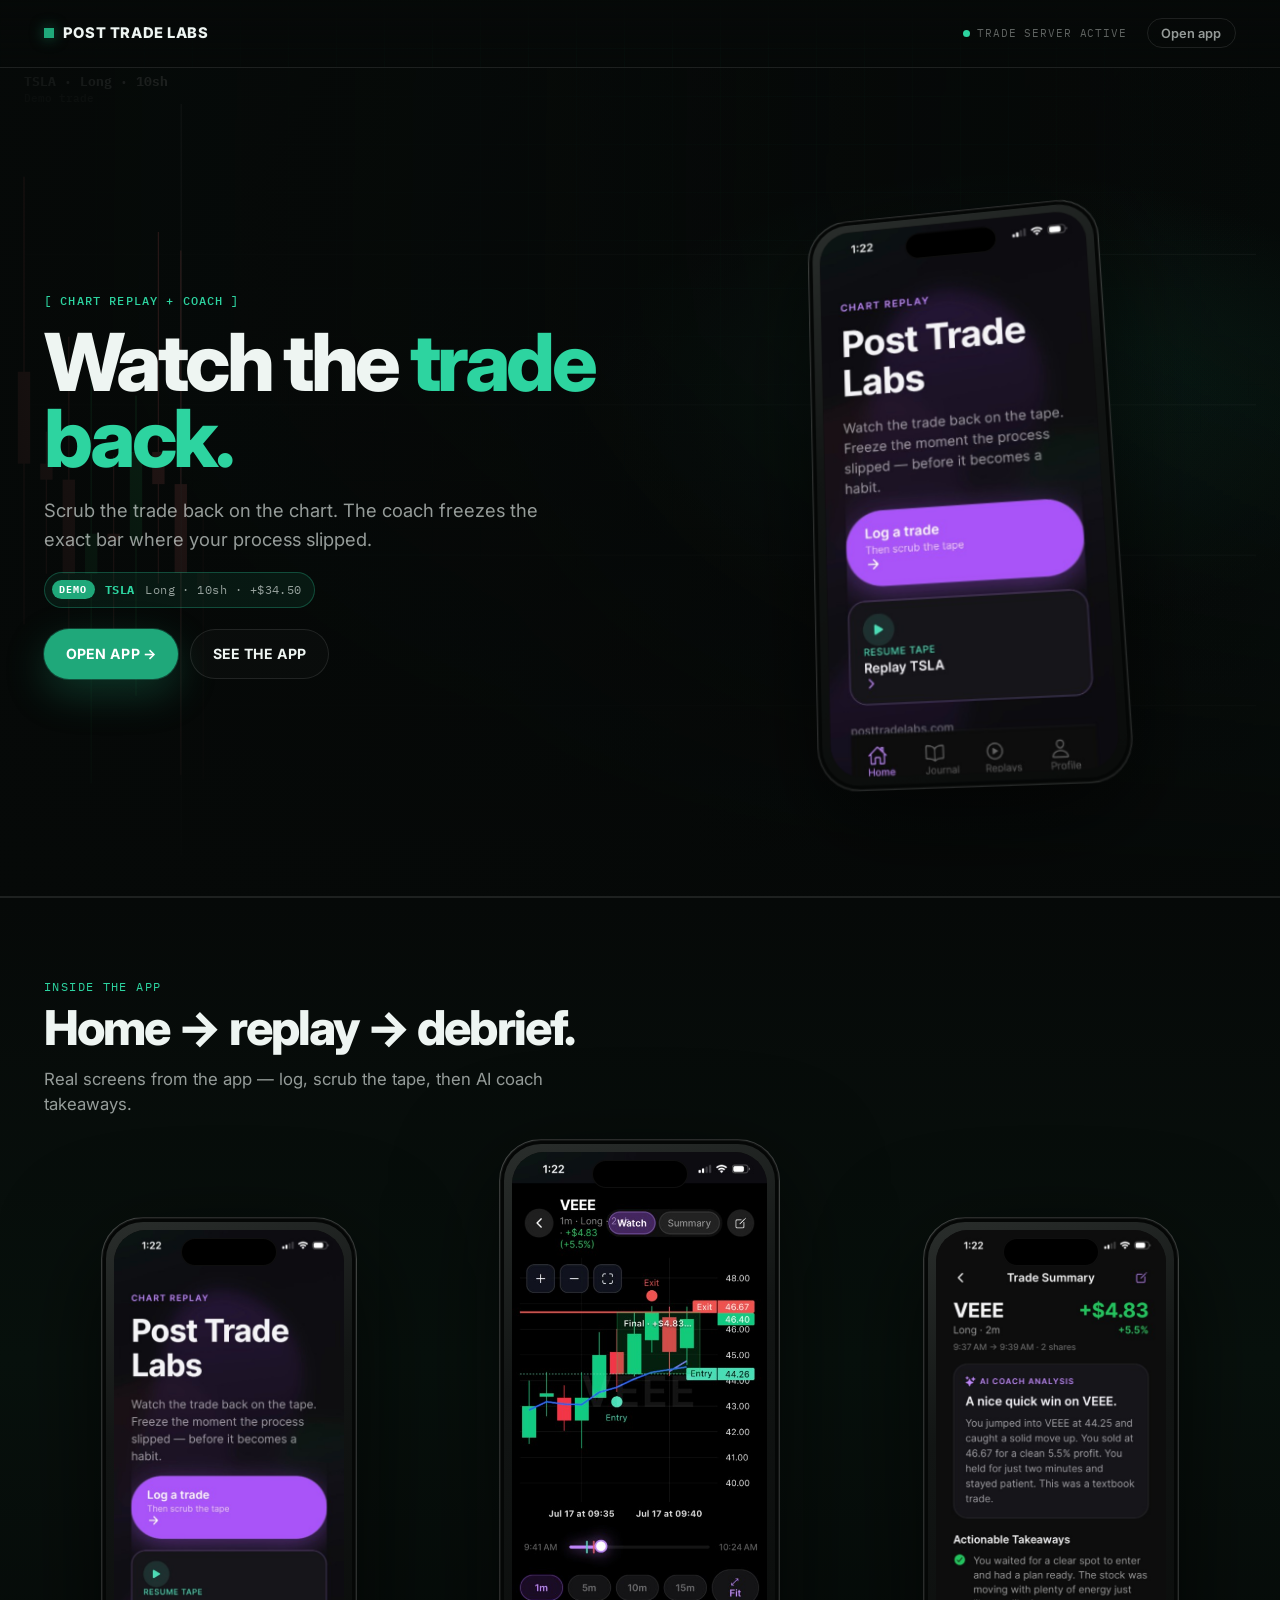
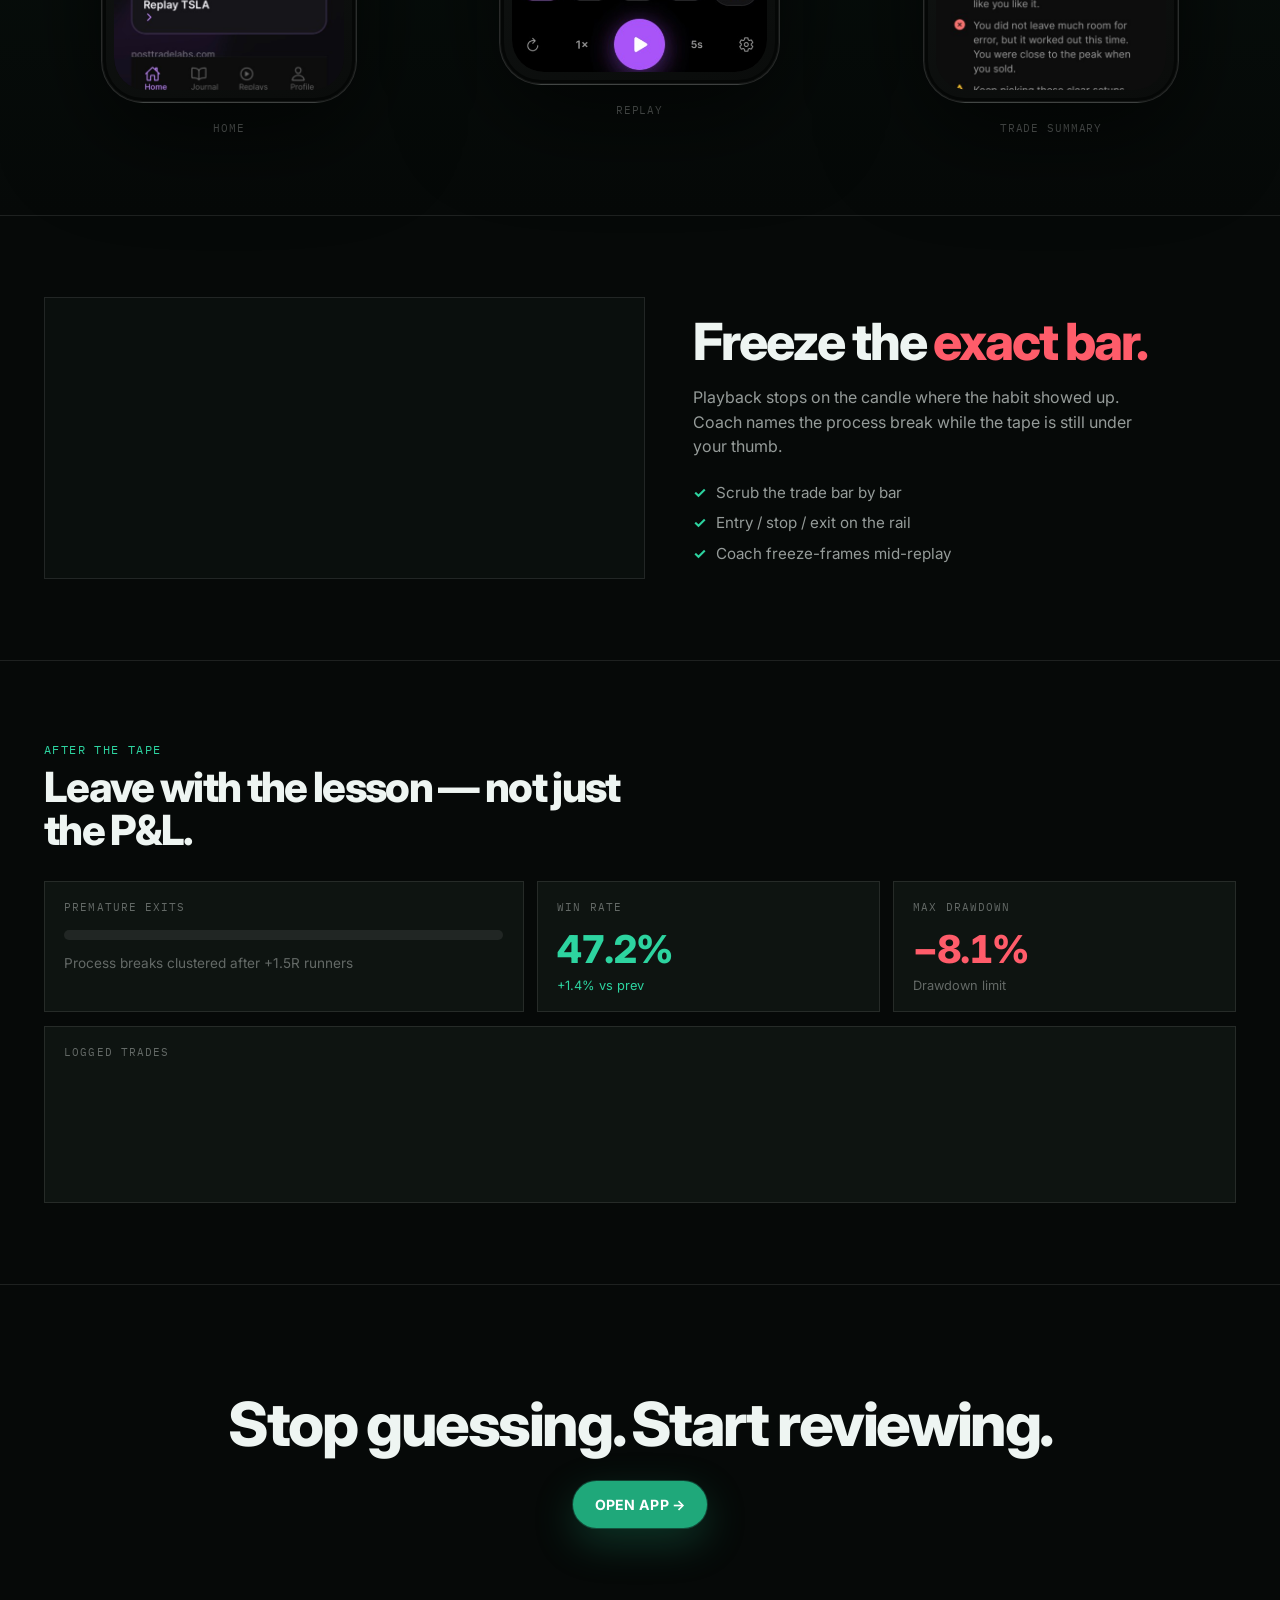
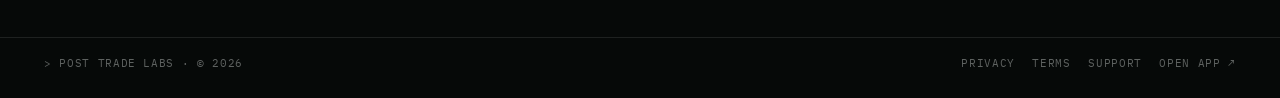
<file: index.html>
<!DOCTYPE html>
<html lang="en">
  <head>
    <meta charset="utf-8" />
    <meta name="viewport" content="width=device-width, initial-scale=1, viewport-fit=cover" />
    <title>Post Trade Labs — Watch the trade back</title>
    <meta
      name="description"
      content="Replay your trade on the chart. A coach freezes the moment your process slipped."
    />
    <meta property="og:title" content="Post Trade Labs" />
    <meta
      property="og:description"
      content="Watch the trade back. Catch what broke before it becomes a habit."
    />
    <meta property="og:url" content="https://www.posttradelabs.com/" />
    <link rel="canonical" href="https://www.posttradelabs.com/" />
    <link rel="preconnect" href="https://fonts.googleapis.com" />
    <link rel="preconnect" href="https://fonts.gstatic.com" crossorigin />
    <link
      href="https://fonts.googleapis.com/css2?family=IBM+Plex+Mono:wght@400;500;600&family=Inter:wght@400;500;600;700;800&display=swap"
      rel="stylesheet"
    />
    <meta http-equiv="Cache-Control" content="no-cache" />
    <link rel="stylesheet" href="site.css?v=202608062131" />
      <!-- build: 202608062131 -->
      <!-- build: 202607280016 -->
      <!-- build: 202607280100 -->
      <!-- build: 202607280103 -->
  </head>
  <body>
    <div class="grid-bg" aria-hidden="true"></div>

    <header class="nav">
      <a class="logo" href="/">
        <span class="logo-sq" aria-hidden="true"></span>
        Post Trade Labs
      </a>
      <div class="nav-right">
        <span class="status">
          <span class="status-dot" aria-hidden="true"></span>
          Trade server active
        </span>
        <a class="nav-link" href="/app/">Open app</a>
      </div>
    </header>

    <section class="hero" aria-label="Product demo">
      <canvas id="hero-canvas" class="hero-canvas" aria-hidden="true"></canvas>
      <div class="hero-vignette" aria-hidden="true"></div>
      <div class="hero-inner">
        <div class="hero-copy">
          <p class="target">[ Chart replay + coach ]</p>
          <h1>Watch the <span class="mint">trade back.</span></h1>
          <p class="lede">
            Scrub the trade back on the chart. The coach freezes the exact bar
            where your process slipped.
          </p>
          <p class="demo-chip" aria-label="Sample demo trade">
            <span class="demo-chip-tag">Demo</span>
            <span class="demo-chip-sym">TSLA</span>
            <span class="demo-chip-meta">Long · 10sh · +$34.50</span>
          </p>
          <div class="actions">
            <a class="btn btn-mint" href="/app/">Open app →</a>
            <a class="btn btn-ghost" href="#phones">See the app</a>
          </div>
        </div>

        <div class="hero-phone-wrap" id="hero-phone-wrap" aria-hidden="true">
          <div class="phone-stage">
            <div class="phone-float">
              <div class="phone phone-hero" id="hero-phone">
                <div class="phone-bezel">
                  <div class="phone-island"></div>
                  <div class="phone-screen screen-shot">
                    <img src="img/app-home.png" alt="Post Trade Labs home — Log a trade and resume tape" />
                  </div>
                </div>
              </div>
            </div>
          </div>
        </div>
      </div>
    </section>

    <section class="phones" id="phones">
      <div class="phones-head reveal" data-reveal>
        <p class="eyebrow">Inside the app</p>
        <h2>Home → replay → debrief.</h2>
        <p class="phones-lede">
          Real screens from the app — log, scrub the tape, then AI coach takeaways.
        </p>
      </div>
      <div class="phone-row">
        <figure class="phone-card reveal reveal-phone" data-reveal data-delay="0">
          <div class="phone phone-sm">
            <div class="phone-bezel">
              <div class="phone-island"></div>
              <div class="phone-screen screen-shot">
                <img src="img/app-home.png" alt="Post Trade Labs home" />
              </div>
            </div>
          </div>
          <figcaption>Home</figcaption>
        </figure>

        <figure class="phone-card phone-card-mid reveal reveal-phone" data-reveal data-delay="120">
          <div class="phone phone-md">
            <div class="phone-bezel">
              <div class="phone-island"></div>
              <div class="phone-screen screen-shot">
                <img src="img/app-replay.png" alt="Post Trade Labs — chart replay with entry and exit" />
              </div>
            </div>
          </div>
          <figcaption>Replay</figcaption>
        </figure>

        <figure class="phone-card reveal reveal-phone" data-reveal data-delay="240">
          <div class="phone phone-sm">
            <div class="phone-bezel">
              <div class="phone-island"></div>
              <div class="phone-screen screen-shot">
                <img src="img/app-summary.png" alt="Post Trade Labs — Trade Summary with AI coach" />
              </div>
            </div>
          </div>
          <figcaption>Trade summary</figcaption>
        </figure>
      </div>
    </section>

    <section class="band" id="detect">
      <div class="band-viz reveal reveal-left" data-reveal>
        <div class="tape-panel">
          <canvas id="tape-canvas" width="640" height="280" aria-hidden="true"></canvas>
          <div class="detect-callout" id="detect-callout">
            <span class="detect-kicker">On the tape</span>
            <strong>Process break</strong>
            <span class="detect-drop">Stop moved · bar 52</span>
          </div>
        </div>
      </div>
      <div class="band-copy reveal reveal-right" data-reveal data-delay="100">
        <h2>Freeze the <span class="fatal">exact bar.</span></h2>
        <p>
          Playback stops on the candle where the habit showed up. Coach names the
          process break while the tape is still under your thumb.
        </p>
        <ul class="checks">
          <li><span class="ok">✓</span> Scrub the trade bar by bar</li>
          <li><span class="ok">✓</span> Entry / stop / exit on the rail</li>
          <li><span class="ok">✓</span> Coach freeze-frames mid-replay</li>
        </ul>
      </div>
    </section>

    <section class="engine" id="engine">
      <div class="engine-head reveal" data-reveal>
        <p class="eyebrow">After the tape</p>
        <h2>Leave with the lesson — not just the P&amp;L.</h2>
      </div>
      <div class="metrics">
        <article class="card card-wide reveal" data-reveal data-delay="0">
          <p class="card-label">Premature exits</p>
          <div class="prem-bar">
            <span class="prem-fill" id="prem-fill"></span>
            <span class="prem-tick" id="prem-tick"></span>
          </div>
          <p class="card-note">Process breaks clustered after +1.5R runners</p>
        </article>
        <article class="card reveal" data-reveal data-delay="80">
          <p class="card-label">Win rate</p>
          <p class="metric-big mint" id="win-rate">47.2%</p>
          <p class="metric-delta up">+1.4% vs prev</p>
        </article>
        <article class="card reveal" data-reveal data-delay="160">
          <p class="card-label">Max drawdown</p>
          <p class="metric-big red" id="max-dd">−8.1%</p>
          <p class="metric-delta">Drawdown limit</p>
        </article>
        <article class="card card-full reveal" data-reveal data-delay="220">
          <p class="card-label">Logged trades</p>
          <ul class="trades">
            <li>
              <span>TSLA Long @ 248.40</span>
              <span class="tag tag-good">DEMO</span>
            </li>
            <li>
              <span>NVDA Short @ 128.40</span>
              <span class="tag tag-bad">SOLD_TOO_SOON</span>
            </li>
          </ul>
        </article>
      </div>
    </section>

    <section class="close reveal" data-reveal>
      <h2>Stop guessing. Start reviewing.</h2>
      <a class="btn btn-mint" href="/app/">Open app →</a>
    </section>

    <footer class="foot">
      <span>> Post Trade Labs · © <span id="y"></span></span>
      <span class="foot-links">
        <a href="/privacy.html">Privacy</a>
        <a href="/terms.html">Terms</a>
        <a href="/support.html">Support</a>
        <a href="/app/">Open app ↗</a>
      </span>
    </footer>

    <script src="demo.js?v=202608062131" defer></script>
    <script>
      document.getElementById('y').textContent = String(new Date().getFullYear());
    </script>
  </body>
</html>
</file>
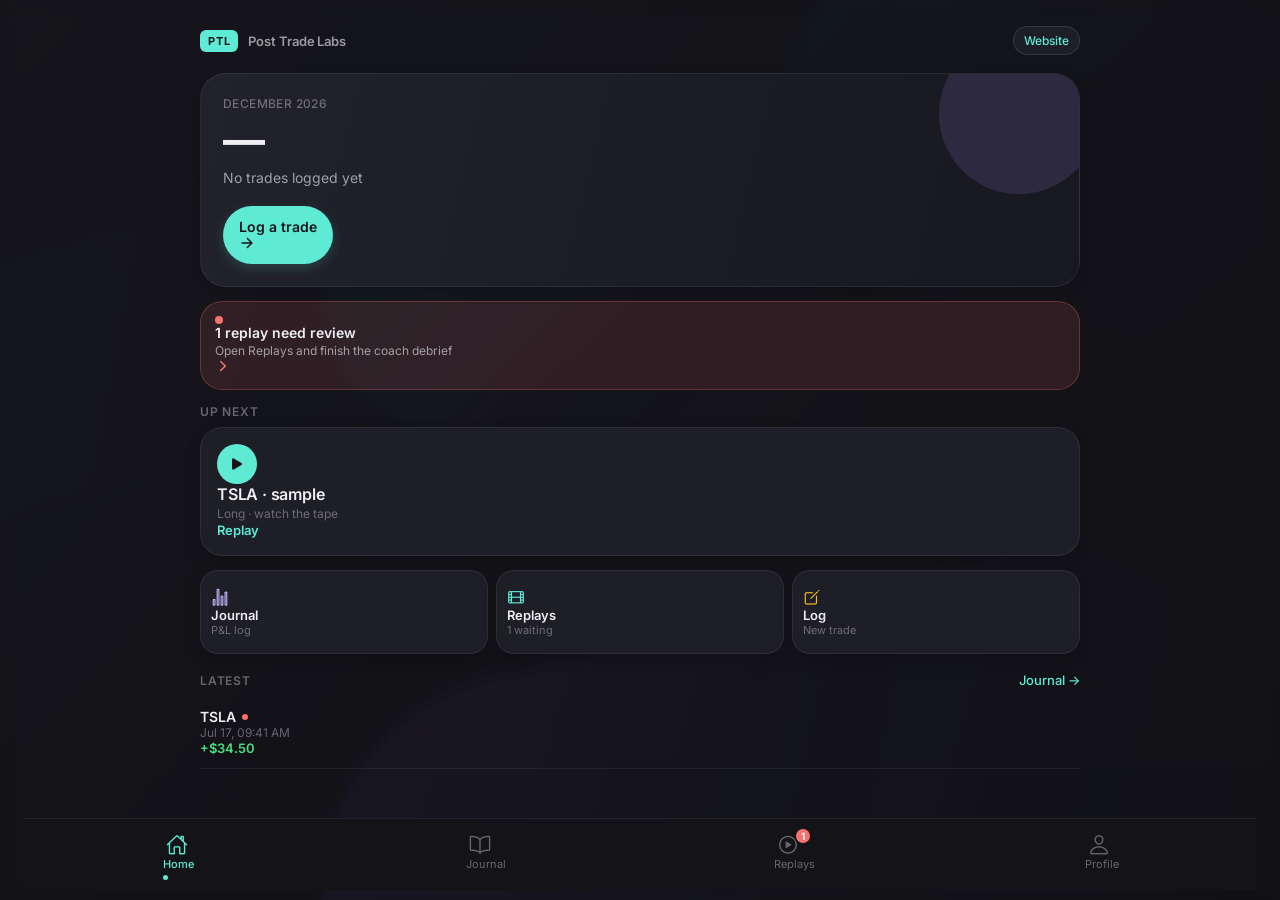
<file: app/index.html>
<!DOCTYPE html>
<html lang="en">
  <head>
    <meta charset="utf-8" />
    <meta httpEquiv="X-UA-Compatible" content="IE=edge" />
        <meta http-equiv="Cache-Control" content="no-cache, no-store, must-revalidate" />
    <meta http-equiv="Pragma" content="no-cache" />
    <meta http-equiv="Expires" content="0" />
    <!-- build: 202608062131 -->
    <meta name="viewport" content="width=device-width, initial-scale=1, shrink-to-fit=no" />
    <title>Post Trade Labs</title>
    <!-- The `react-native-web` recommended style reset: https://necolas.github.io/react-native-web/docs/setup/#root-element -->
    <style id="expo-reset">
      /* These styles make the body full-height */
      html,
      body {
        height: 100%;
      }
      /* These styles disable body scrolling if you are using <ScrollView> */
      body {
        overflow: hidden;
      }
      /* These styles make the root element full-height */
      #root {
        display: flex;
        height: 100%;
        flex: 1;
      }
    </style>
  </head>

  <body>
    <!-- Use static rendering with Expo Router to support running without JavaScript. -->
    <noscript>
      You need to enable JavaScript to run this app.
    </noscript>
    <!-- The root element for your Expo app. -->
    <div id="root"></div>
  <script src="/app/_expo/static/js/web/AppEntry-7a9e6528b85c1ec208228f475c44720c.js?b=202608062131" defer></script>

    <script>
      (function () {
        var build = '202608062131';
        try {
          var prev = localStorage.getItem('ptl_web_build');
          if (prev === build) return;
          localStorage.setItem('ptl_web_build', build);
          if ('serviceWorker' in navigator) {
            navigator.serviceWorker.getRegistrations().then(function (regs) {
              regs.forEach(function (r) { r.unregister(); });
            });
          }
          if ('caches' in window) {
            caches.keys().then(function (keys) {
              keys.forEach(function (k) { caches.delete(k); });
            });
          }
          if (prev) location.reload();
        } catch (e) {}
      })();
    </script>
</body>
</html>
</file>
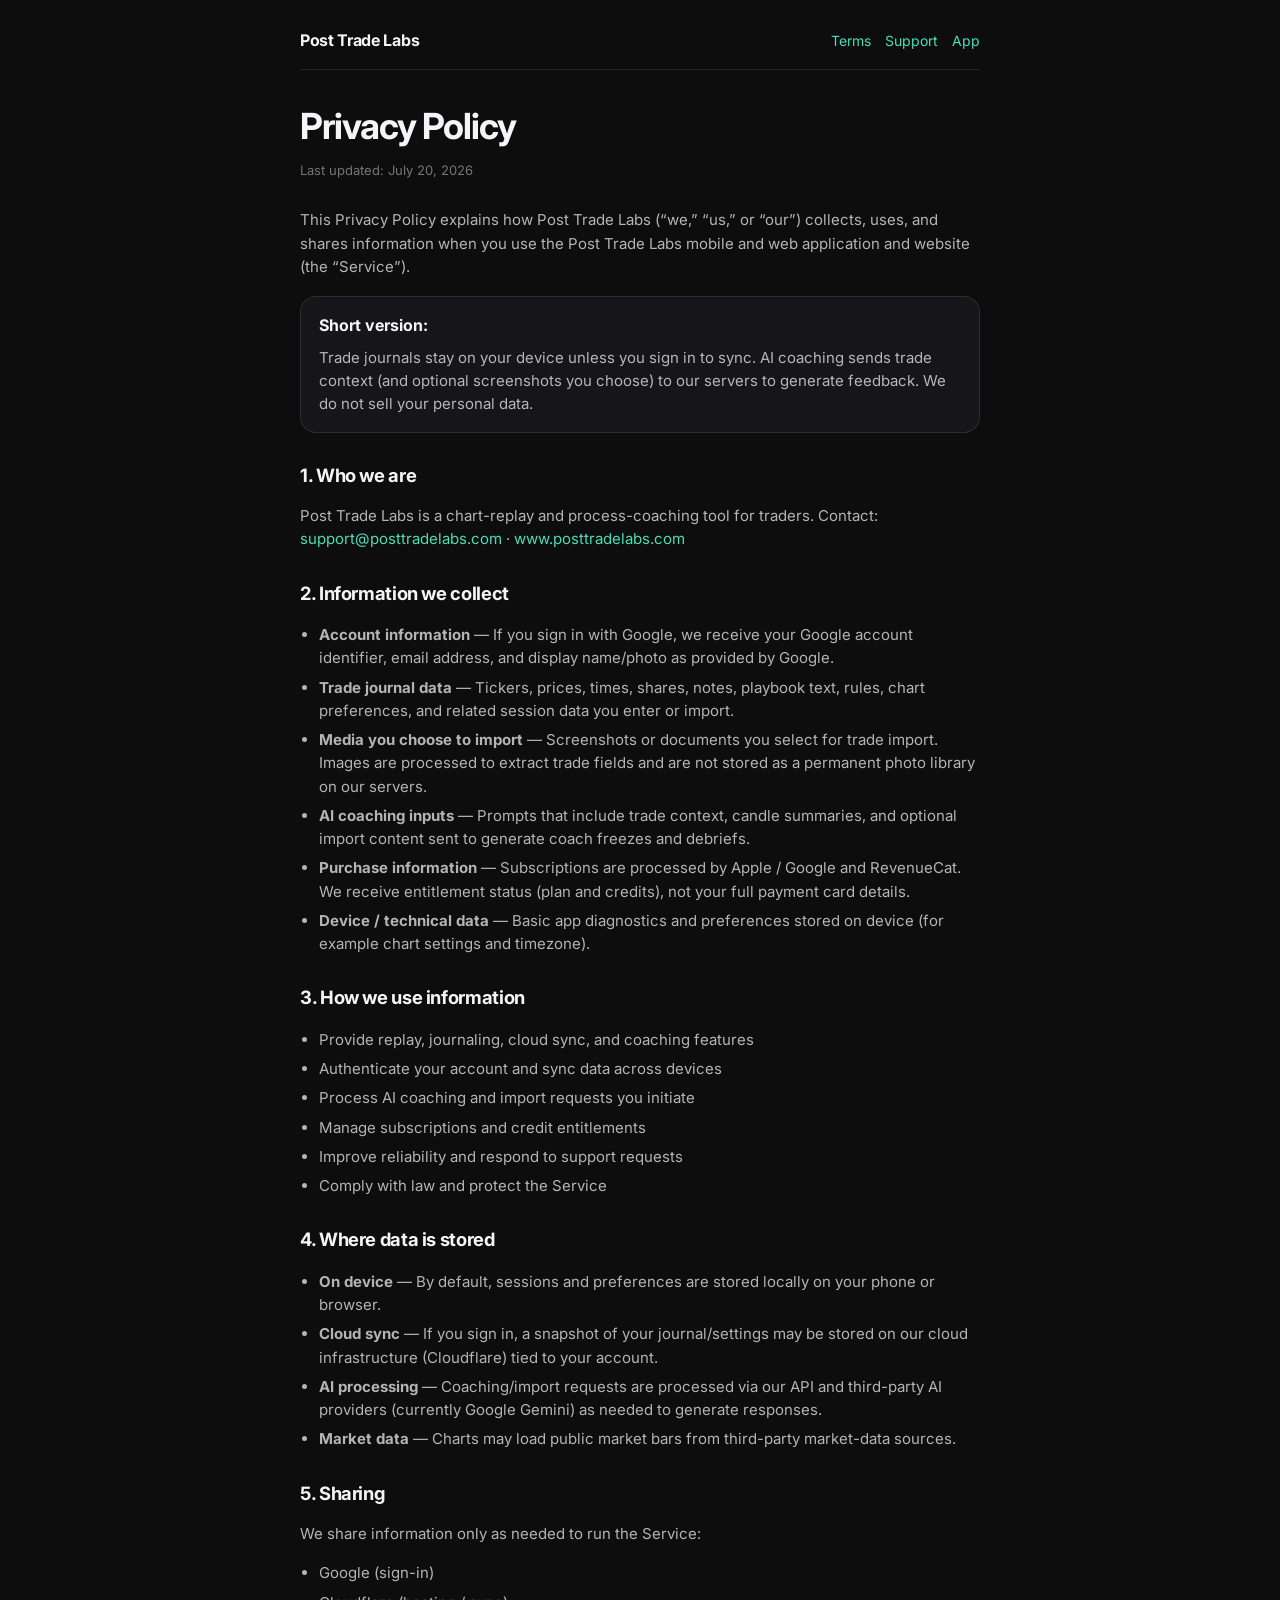
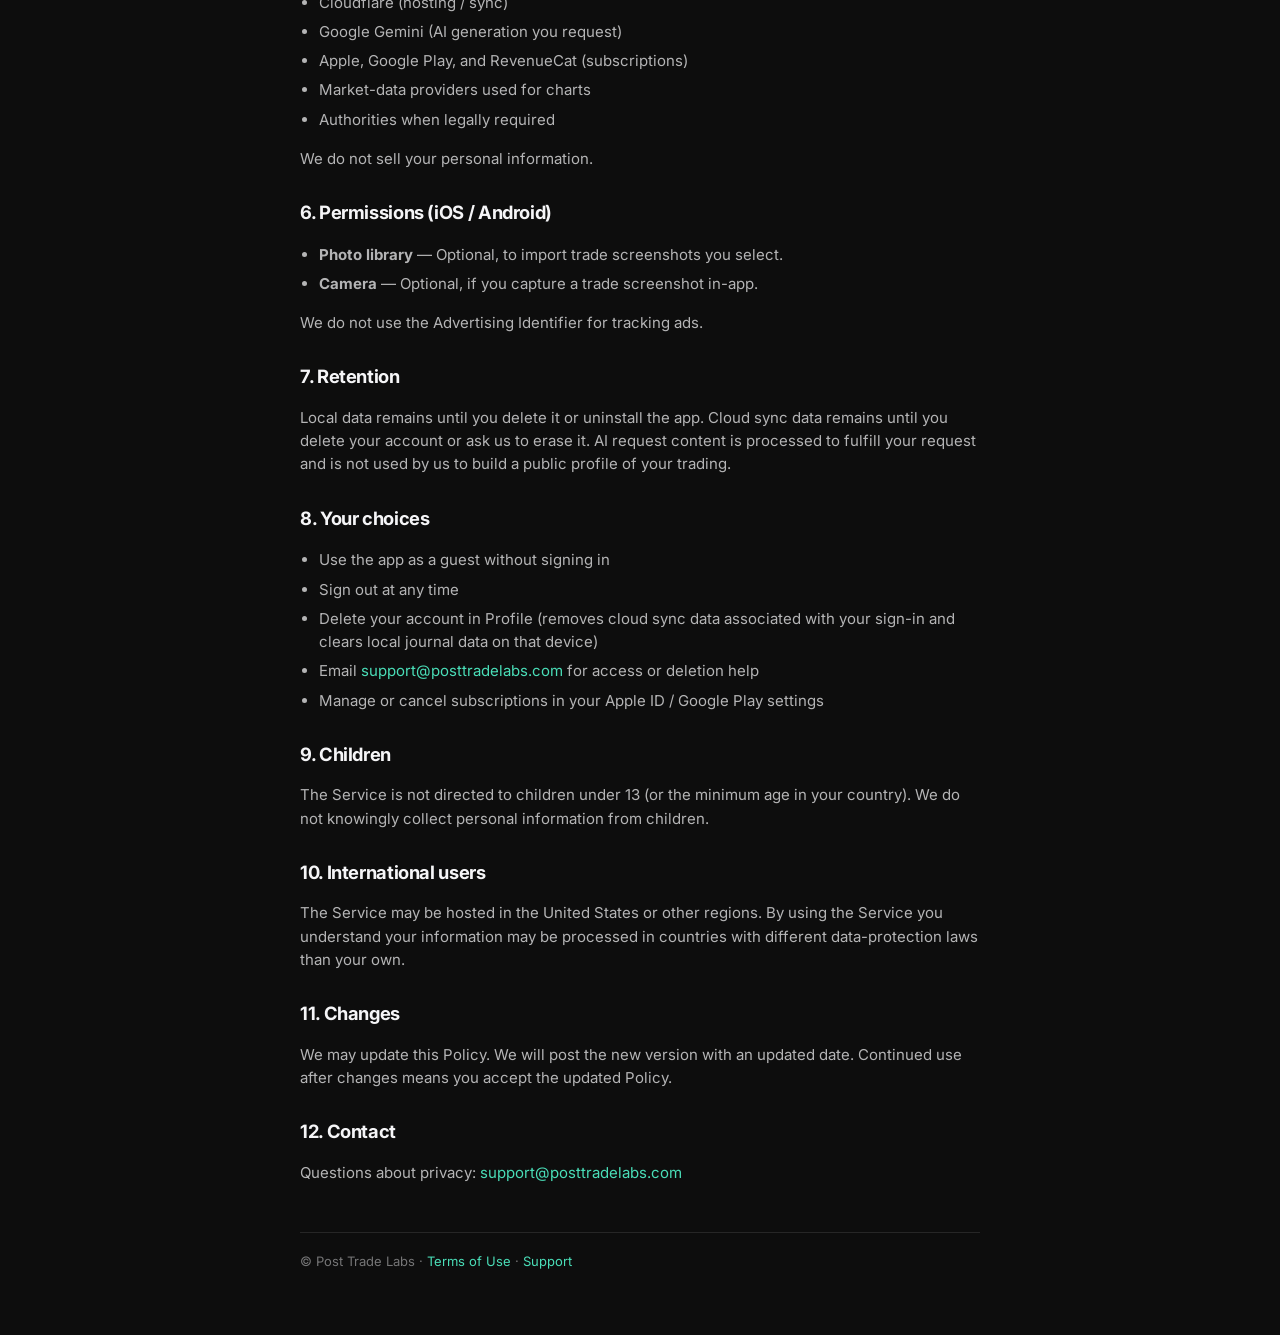
<file: privacy.html>
<!DOCTYPE html>
<html lang="en">
  <head>
    <meta charset="utf-8" />
    <meta name="viewport" content="width=device-width, initial-scale=1" />
    <title>Privacy Policy — Post Trade Labs</title>
    <meta
      name="description"
      content="Privacy Policy for the Post Trade Labs app and website."
    />
    <link rel="canonical" href="https://www.posttradelabs.com/privacy.html" />
    <link rel="preconnect" href="https://fonts.googleapis.com" />
    <link rel="preconnect" href="https://fonts.gstatic.com" crossorigin />
    <link
      href="https://fonts.googleapis.com/css2?family=Inter:wght@400;500;600;700&display=swap"
      rel="stylesheet"
    />
    <link rel="stylesheet" href="legal.css" />
  </head>
  <body>
    <div class="wrap">
      <nav class="nav">
        <a class="brand" href="/">Post Trade Labs</a>
        <div class="nav-links">
          <a href="/terms.html">Terms</a>
          <a href="/support.html">Support</a>
          <a href="/">App</a>
        </div>
      </nav>

      <h1>Privacy Policy</h1>
      <p class="meta">Last updated: July 20, 2026</p>

      <p>
        This Privacy Policy explains how Post Trade Labs (“we,” “us,” or “our”)
        collects, uses, and shares information when you use the Post Trade Labs
        mobile and web application and website (the “Service”).
      </p>

      <div class="card">
        <strong>Short version:</strong>
        <p style="margin: 8px 0 0">
          Trade journals stay on your device unless you sign in to sync. AI
          coaching sends trade context (and optional screenshots you choose) to
          our servers to generate feedback. We do not sell your personal data.
        </p>
      </div>

      <h2>1. Who we are</h2>
      <p>
        Post Trade Labs is a chart-replay and process-coaching tool for traders.
        Contact:
        <a href="mailto:support@posttradelabs.com">support@posttradelabs.com</a>
        ·
        <a href="https://www.posttradelabs.com">www.posttradelabs.com</a>
      </p>

      <h2>2. Information we collect</h2>
      <ul>
        <li>
          <strong>Account information</strong> — If you sign in with Google, we
          receive your Google account identifier, email address, and display
          name/photo as provided by Google.
        </li>
        <li>
          <strong>Trade journal data</strong> — Tickers, prices, times, shares,
          notes, playbook text, rules, chart preferences, and related session
          data you enter or import.
        </li>
        <li>
          <strong>Media you choose to import</strong> — Screenshots or documents
          you select for trade import. Images are processed to extract trade
          fields and are not stored as a permanent photo library on our servers.
        </li>
        <li>
          <strong>AI coaching inputs</strong> — Prompts that include trade
          context, candle summaries, and optional import content sent to generate
          coach freezes and debriefs.
        </li>
        <li>
          <strong>Purchase information</strong> — Subscriptions are processed by
          Apple / Google and RevenueCat. We receive entitlement status (plan and
          credits), not your full payment card details.
        </li>
        <li>
          <strong>Device / technical data</strong> — Basic app diagnostics and
          preferences stored on device (for example chart settings and timezone).
        </li>
      </ul>

      <h2>3. How we use information</h2>
      <ul>
        <li>Provide replay, journaling, cloud sync, and coaching features</li>
        <li>Authenticate your account and sync data across devices</li>
        <li>Process AI coaching and import requests you initiate</li>
        <li>Manage subscriptions and credit entitlements</li>
        <li>Improve reliability and respond to support requests</li>
        <li>Comply with law and protect the Service</li>
      </ul>

      <h2>4. Where data is stored</h2>
      <ul>
        <li>
          <strong>On device</strong> — By default, sessions and preferences are
          stored locally on your phone or browser.
        </li>
        <li>
          <strong>Cloud sync</strong> — If you sign in, a snapshot of your
          journal/settings may be stored on our cloud infrastructure (Cloudflare)
          tied to your account.
        </li>
        <li>
          <strong>AI processing</strong> — Coaching/import requests are processed
          via our API and third-party AI providers (currently Google Gemini) as
          needed to generate responses.
        </li>
        <li>
          <strong>Market data</strong> — Charts may load public market bars from
          third-party market-data sources.
        </li>
      </ul>

      <h2>5. Sharing</h2>
      <p>We share information only as needed to run the Service:</p>
      <ul>
        <li>Google (sign-in)</li>
        <li>Cloudflare (hosting / sync)</li>
        <li>Google Gemini (AI generation you request)</li>
        <li>Apple, Google Play, and RevenueCat (subscriptions)</li>
        <li>Market-data providers used for charts</li>
        <li>Authorities when legally required</li>
      </ul>
      <p>We do not sell your personal information.</p>

      <h2>6. Permissions (iOS / Android)</h2>
      <ul>
        <li>
          <strong>Photo library</strong> — Optional, to import trade screenshots
          you select.
        </li>
        <li>
          <strong>Camera</strong> — Optional, if you capture a trade screenshot
          in-app.
        </li>
      </ul>
      <p>We do not use the Advertising Identifier for tracking ads.</p>

      <h2>7. Retention</h2>
      <p>
        Local data remains until you delete it or uninstall the app. Cloud sync
        data remains until you delete your account or ask us to erase it. AI
        request content is processed to fulfill your request and is not used by
        us to build a public profile of your trading.
      </p>

      <h2>8. Your choices</h2>
      <ul>
        <li>Use the app as a guest without signing in</li>
        <li>Sign out at any time</li>
        <li>
          Delete your account in Profile (removes cloud sync data associated with
          your sign-in and clears local journal data on that device)
        </li>
        <li>
          Email
          <a href="mailto:support@posttradelabs.com">support@posttradelabs.com</a>
          for access or deletion help
        </li>
        <li>Manage or cancel subscriptions in your Apple ID / Google Play settings</li>
      </ul>

      <h2>9. Children</h2>
      <p>
        The Service is not directed to children under 13 (or the minimum age in
        your country). We do not knowingly collect personal information from
        children.
      </p>

      <h2>10. International users</h2>
      <p>
        The Service may be hosted in the United States or other regions. By using
        the Service you understand your information may be processed in countries
        with different data-protection laws than your own.
      </p>

      <h2>11. Changes</h2>
      <p>
        We may update this Policy. We will post the new version with an updated
        date. Continued use after changes means you accept the updated Policy.
      </p>

      <h2>12. Contact</h2>
      <p>
        Questions about privacy:
        <a href="mailto:support@posttradelabs.com">support@posttradelabs.com</a>
      </p>

      <footer class="footer">
        © Post Trade Labs ·
        <a href="/terms.html">Terms of Use</a> ·
        <a href="/support.html">Support</a>
      </footer>
    </div>
  </body>
</html>
</file>
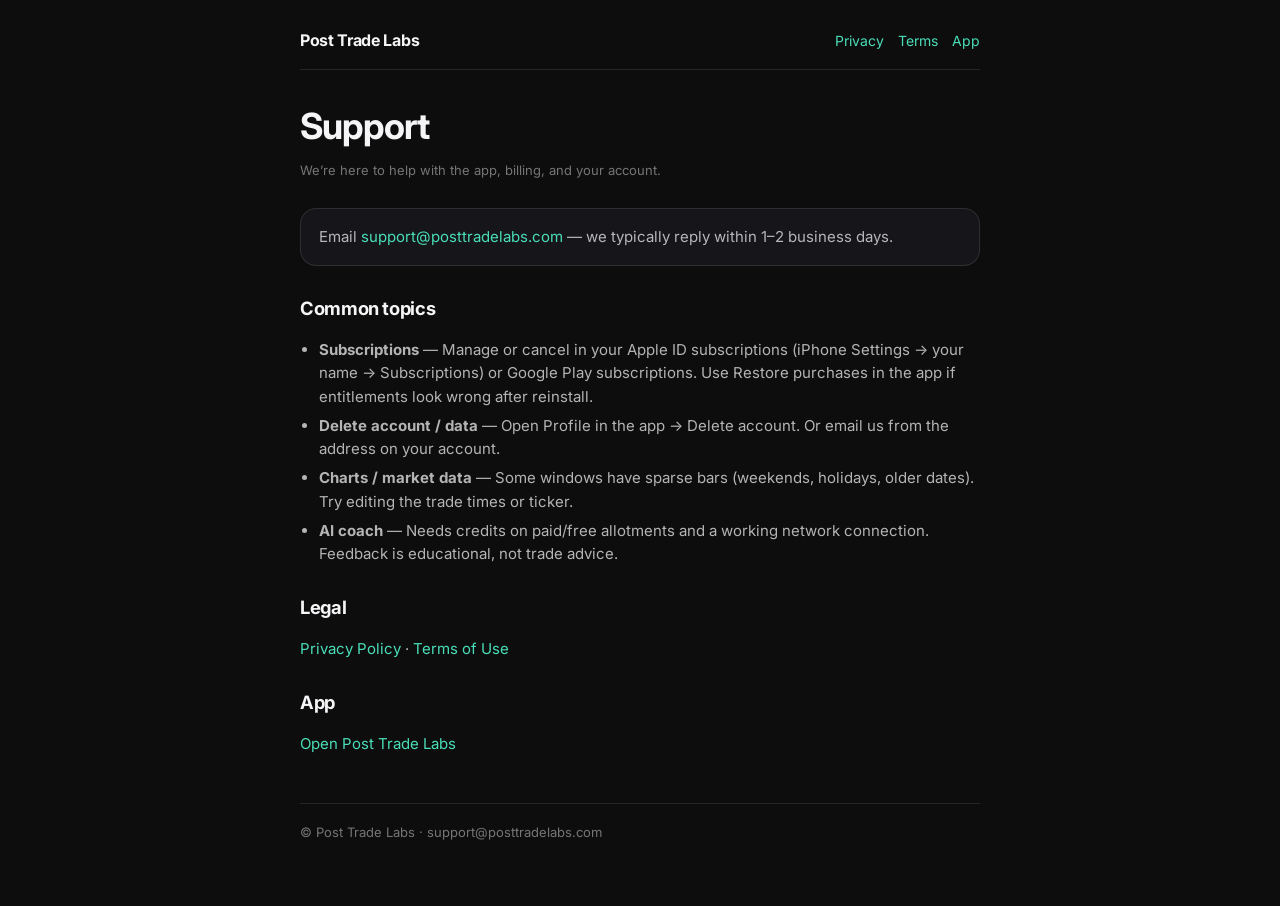
<file: support.html>
<!DOCTYPE html>
<html lang="en">
  <head>
    <meta charset="utf-8" />
    <meta name="viewport" content="width=device-width, initial-scale=1" />
    <title>Support — Post Trade Labs</title>
    <meta
      name="description"
      content="Support and contact for Post Trade Labs."
    />
    <link rel="canonical" href="https://www.posttradelabs.com/support.html" />
    <link rel="preconnect" href="https://fonts.googleapis.com" />
    <link rel="preconnect" href="https://fonts.gstatic.com" crossorigin />
    <link
      href="https://fonts.googleapis.com/css2?family=Inter:wght@400;500;600;700&display=swap"
      rel="stylesheet"
    />
    <link rel="stylesheet" href="legal.css" />
  </head>
  <body>
    <div class="wrap">
      <nav class="nav">
        <a class="brand" href="/">Post Trade Labs</a>
        <div class="nav-links">
          <a href="/privacy.html">Privacy</a>
          <a href="/terms.html">Terms</a>
          <a href="/">App</a>
        </div>
      </nav>

      <h1>Support</h1>
      <p class="meta">We’re here to help with the app, billing, and your account.</p>

      <div class="card">
        <p style="margin: 0">
          Email
          <a href="mailto:support@posttradelabs.com">support@posttradelabs.com</a>
          — we typically reply within 1–2 business days.
        </p>
      </div>

      <h2>Common topics</h2>
      <ul>
        <li>
          <strong>Subscriptions</strong> — Manage or cancel in your Apple ID
          subscriptions (iPhone Settings → your name → Subscriptions) or Google
          Play subscriptions. Use Restore purchases in the app if entitlements
          look wrong after reinstall.
        </li>
        <li>
          <strong>Delete account / data</strong> — Open Profile in the app →
          Delete account. Or email us from the address on your account.
        </li>
        <li>
          <strong>Charts / market data</strong> — Some windows have sparse bars
          (weekends, holidays, older dates). Try editing the trade times or
          ticker.
        </li>
        <li>
          <strong>AI coach</strong> — Needs credits on paid/free allotments and a
          working network connection. Feedback is educational, not trade advice.
        </li>
      </ul>

      <h2>Legal</h2>
      <p>
        <a href="/privacy.html">Privacy Policy</a> ·
        <a href="/terms.html">Terms of Use</a>
      </p>

      <h2>App</h2>
      <p><a href="/">Open Post Trade Labs</a></p>

      <footer class="footer">
        © Post Trade Labs · support@posttradelabs.com
      </footer>
    </div>
  </body>
</html>
</file>
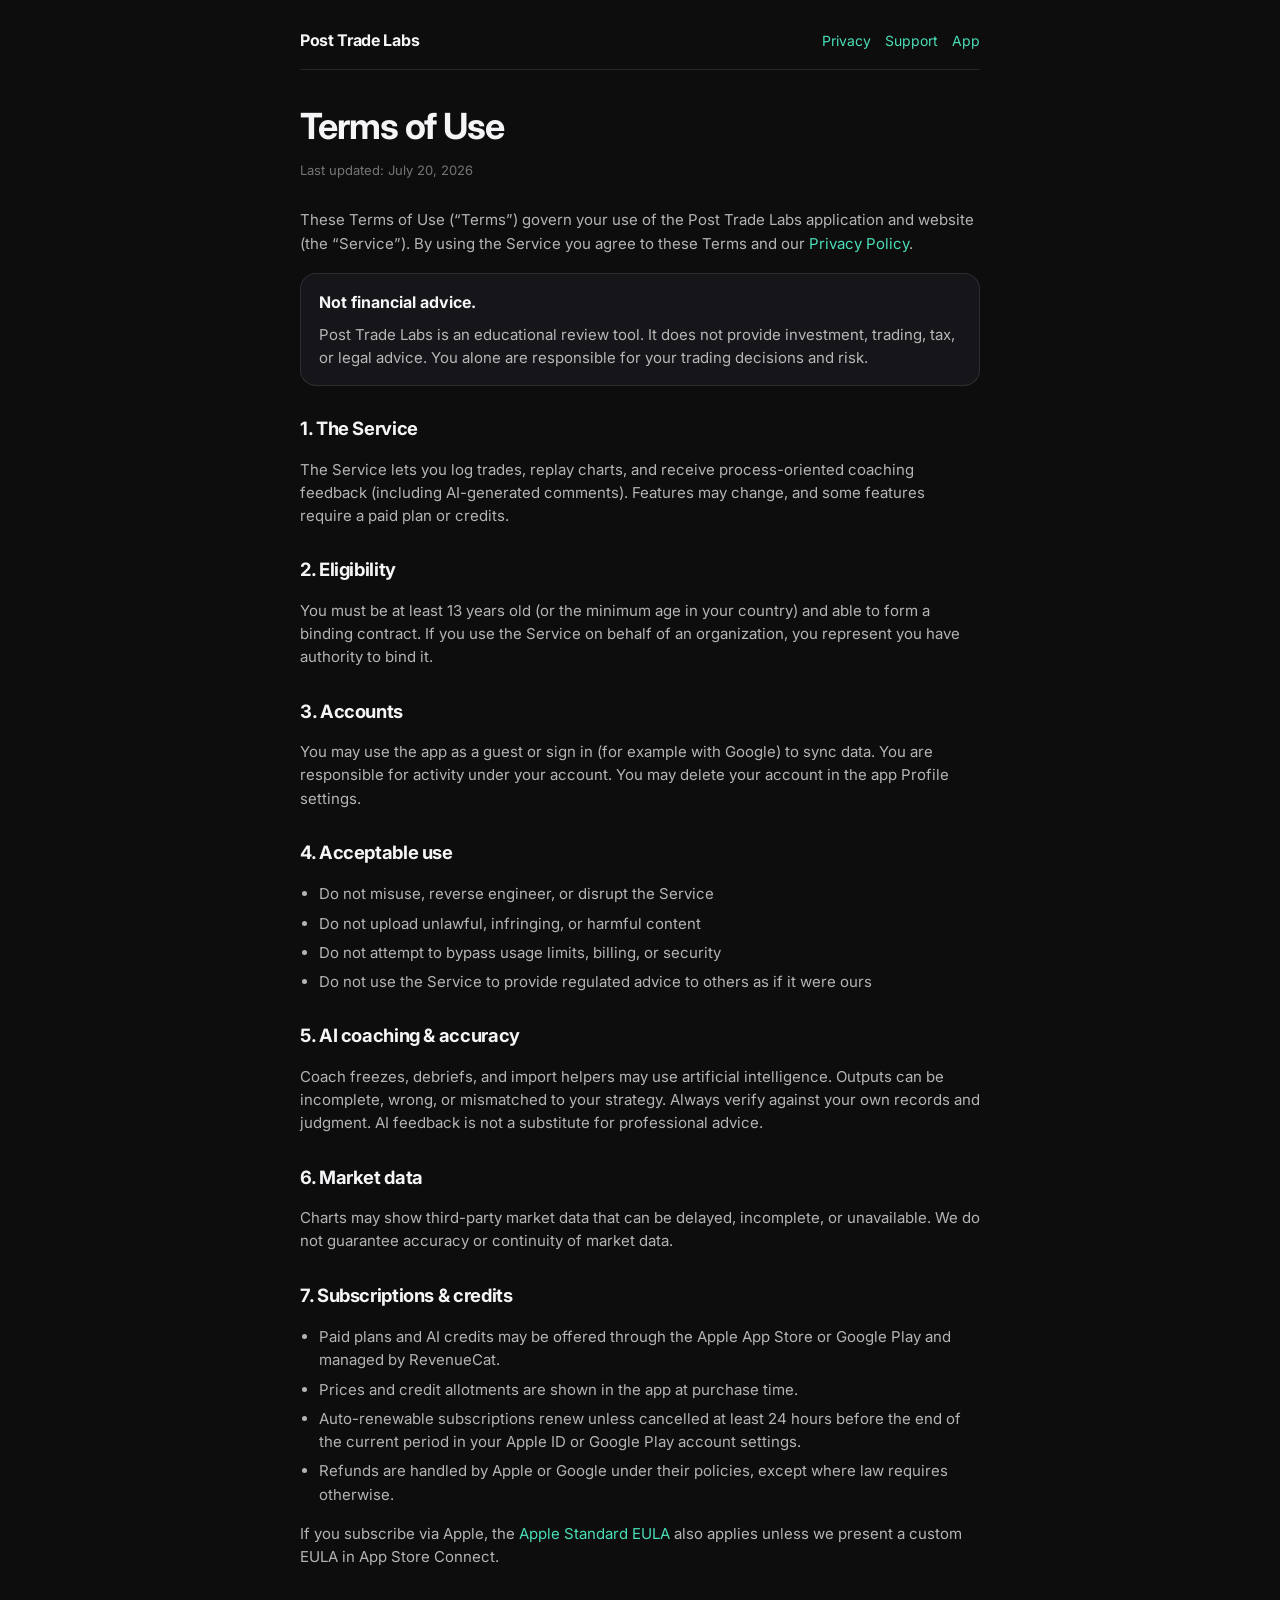
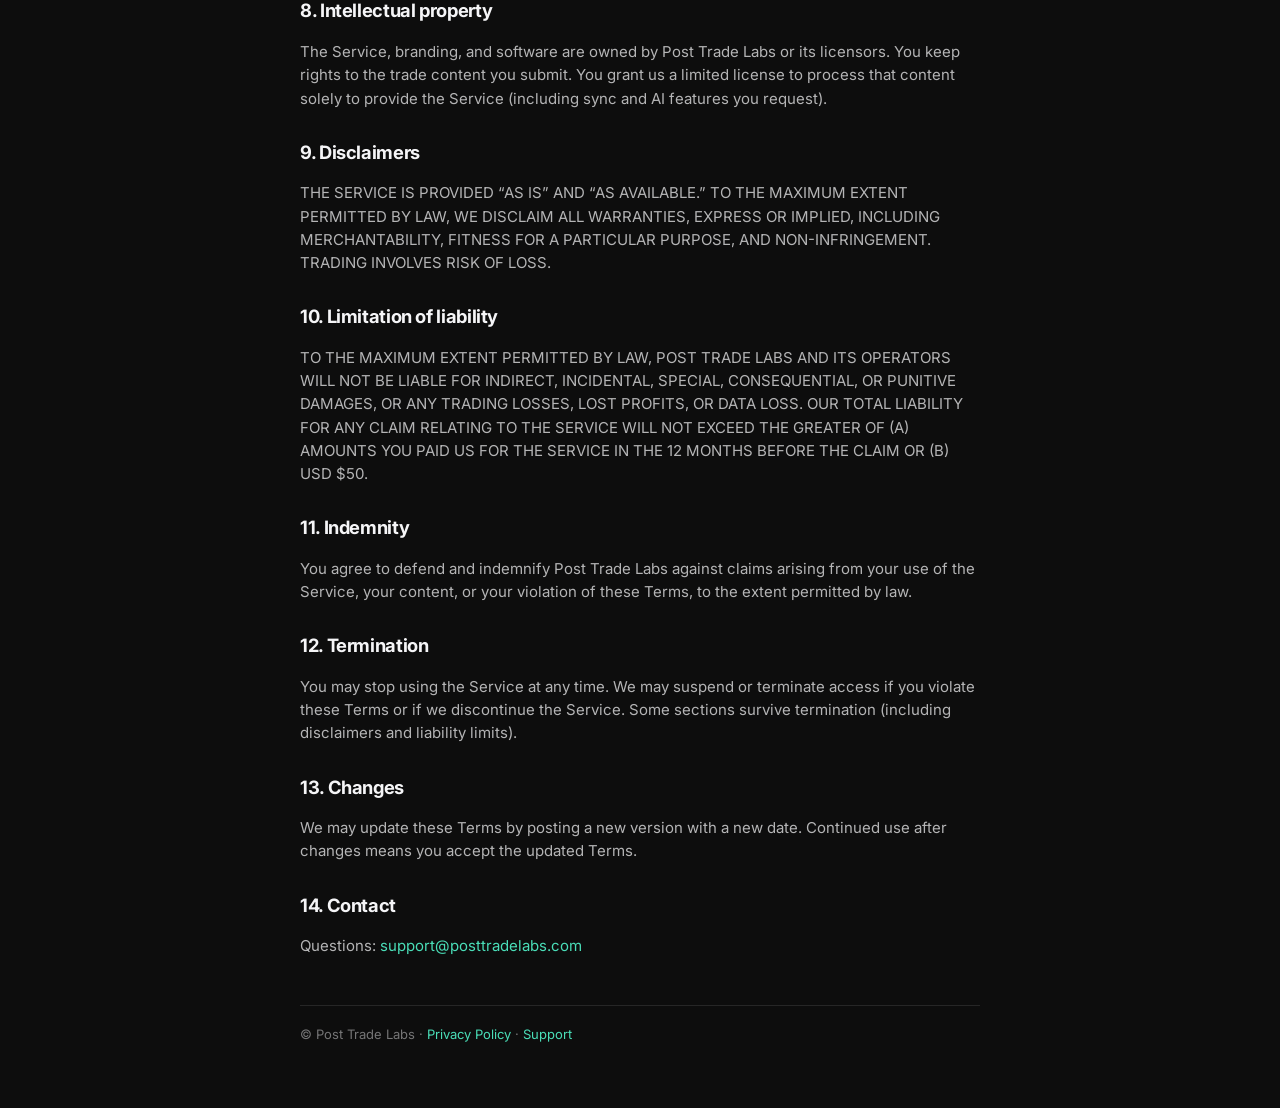
<file: terms.html>
<!DOCTYPE html>
<html lang="en">
  <head>
    <meta charset="utf-8" />
    <meta name="viewport" content="width=device-width, initial-scale=1" />
    <title>Terms of Use — Post Trade Labs</title>
    <meta
      name="description"
      content="Terms of Use for the Post Trade Labs app and website."
    />
    <link rel="canonical" href="https://www.posttradelabs.com/terms.html" />
    <link rel="preconnect" href="https://fonts.googleapis.com" />
    <link rel="preconnect" href="https://fonts.gstatic.com" crossorigin />
    <link
      href="https://fonts.googleapis.com/css2?family=Inter:wght@400;500;600;700&display=swap"
      rel="stylesheet"
    />
    <link rel="stylesheet" href="legal.css" />
  </head>
  <body>
    <div class="wrap">
      <nav class="nav">
        <a class="brand" href="/">Post Trade Labs</a>
        <div class="nav-links">
          <a href="/privacy.html">Privacy</a>
          <a href="/support.html">Support</a>
          <a href="/">App</a>
        </div>
      </nav>

      <h1>Terms of Use</h1>
      <p class="meta">Last updated: July 20, 2026</p>

      <p>
        These Terms of Use (“Terms”) govern your use of the Post Trade Labs
        application and website (the “Service”). By using the Service you agree
        to these Terms and our
        <a href="/privacy.html">Privacy Policy</a>.
      </p>

      <div class="card">
        <strong>Not financial advice.</strong>
        <p style="margin: 8px 0 0">
          Post Trade Labs is an educational review tool. It does not provide
          investment, trading, tax, or legal advice. You alone are responsible
          for your trading decisions and risk.
        </p>
      </div>

      <h2>1. The Service</h2>
      <p>
        The Service lets you log trades, replay charts, and receive
        process-oriented coaching feedback (including AI-generated comments).
        Features may change, and some features require a paid plan or credits.
      </p>

      <h2>2. Eligibility</h2>
      <p>
        You must be at least 13 years old (or the minimum age in your country)
        and able to form a binding contract. If you use the Service on behalf of
        an organization, you represent you have authority to bind it.
      </p>

      <h2>3. Accounts</h2>
      <p>
        You may use the app as a guest or sign in (for example with Google) to
        sync data. You are responsible for activity under your account. You may
        delete your account in the app Profile settings.
      </p>

      <h2>4. Acceptable use</h2>
      <ul>
        <li>Do not misuse, reverse engineer, or disrupt the Service</li>
        <li>Do not upload unlawful, infringing, or harmful content</li>
        <li>Do not attempt to bypass usage limits, billing, or security</li>
        <li>Do not use the Service to provide regulated advice to others as if it were ours</li>
      </ul>

      <h2>5. AI coaching &amp; accuracy</h2>
      <p>
        Coach freezes, debriefs, and import helpers may use artificial
        intelligence. Outputs can be incomplete, wrong, or mismatched to your
        strategy. Always verify against your own records and judgment. AI
        feedback is not a substitute for professional advice.
      </p>

      <h2>6. Market data</h2>
      <p>
        Charts may show third-party market data that can be delayed, incomplete,
        or unavailable. We do not guarantee accuracy or continuity of market
        data.
      </p>

      <h2>7. Subscriptions &amp; credits</h2>
      <ul>
        <li>
          Paid plans and AI credits may be offered through the Apple App Store
          or Google Play and managed by RevenueCat.
        </li>
        <li>
          Prices and credit allotments are shown in the app at purchase time.
        </li>
        <li>
          Auto-renewable subscriptions renew unless cancelled at least 24 hours
          before the end of the current period in your Apple ID or Google Play
          account settings.
        </li>
        <li>
          Refunds are handled by Apple or Google under their policies, except
          where law requires otherwise.
        </li>
      </ul>
      <p>
        If you subscribe via Apple, the
        <a
          href="https://www.apple.com/legal/internet-services/itunes/dev/stdeula/"
          >Apple Standard EULA</a
        >
        also applies unless we present a custom EULA in App Store Connect.
      </p>

      <h2>8. Intellectual property</h2>
      <p>
        The Service, branding, and software are owned by Post Trade Labs or its
        licensors. You keep rights to the trade content you submit. You grant us
        a limited license to process that content solely to provide the Service
        (including sync and AI features you request).
      </p>

      <h2>9. Disclaimers</h2>
      <p>
        THE SERVICE IS PROVIDED “AS IS” AND “AS AVAILABLE.” TO THE MAXIMUM
        EXTENT PERMITTED BY LAW, WE DISCLAIM ALL WARRANTIES, EXPRESS OR IMPLIED,
        INCLUDING MERCHANTABILITY, FITNESS FOR A PARTICULAR PURPOSE, AND
        NON-INFRINGEMENT. TRADING INVOLVES RISK OF LOSS.
      </p>

      <h2>10. Limitation of liability</h2>
      <p>
        TO THE MAXIMUM EXTENT PERMITTED BY LAW, POST TRADE LABS AND ITS
        OPERATORS WILL NOT BE LIABLE FOR INDIRECT, INCIDENTAL, SPECIAL,
        CONSEQUENTIAL, OR PUNITIVE DAMAGES, OR ANY TRADING LOSSES, LOST PROFITS,
        OR DATA LOSS. OUR TOTAL LIABILITY FOR ANY CLAIM RELATING TO THE SERVICE
        WILL NOT EXCEED THE GREATER OF (A) AMOUNTS YOU PAID US FOR THE SERVICE IN
        THE 12 MONTHS BEFORE THE CLAIM OR (B) USD $50.
      </p>

      <h2>11. Indemnity</h2>
      <p>
        You agree to defend and indemnify Post Trade Labs against claims arising
        from your use of the Service, your content, or your violation of these
        Terms, to the extent permitted by law.
      </p>

      <h2>12. Termination</h2>
      <p>
        You may stop using the Service at any time. We may suspend or terminate
        access if you violate these Terms or if we discontinue the Service. Some
        sections survive termination (including disclaimers and liability
        limits).
      </p>

      <h2>13. Changes</h2>
      <p>
        We may update these Terms by posting a new version with a new date.
        Continued use after changes means you accept the updated Terms.
      </p>

      <h2>14. Contact</h2>
      <p>
        Questions:
        <a href="mailto:support@posttradelabs.com">support@posttradelabs.com</a>
      </p>

      <footer class="footer">
        © Post Trade Labs ·
        <a href="/privacy.html">Privacy Policy</a> ·
        <a href="/support.html">Support</a>
      </footer>
    </div>
  </body>
</html>
</file>
<file: site.css>
:root {
  --bg: #060908;
  --ink: #eef5f2;
  --muted: rgba(238, 245, 242, 0.62);
  --faint: rgba(238, 245, 242, 0.38);
  --line: rgba(238, 245, 242, 0.1);
  --mint: #1fa87a;
  --mint-bright: #2dd4a0;
  --mint-deep: #147a58;
  --mint-ink: #041510;
  --mint-soft: rgba(31, 168, 122, 0.16);
  --red: #ff5c6a;
  --amber: #e8b84a;
  --panel: #0a0f0d;
  --panel-2: #0e1411;
  --phone: #0b0d0c;
  --font: Inter, system-ui, sans-serif;
  --mono: "IBM Plex Mono", ui-monospace, monospace;
}

*,
*::before,
*::after {
  box-sizing: border-box;
}

html {
  scroll-behavior: smooth;
}

body {
  margin: 0;
  min-height: 100%;
  background: var(--bg);
  color: var(--ink);
  font-family: var(--font);
  -webkit-font-smoothing: antialiased;
}

a {
  color: inherit;
  text-decoration: none;
}

.grid-bg {
  position: fixed;
  inset: 0;
  z-index: -1;
  pointer-events: none;
  background-image:
    linear-gradient(rgba(31, 168, 122, 0.035) 1px, transparent 1px),
    linear-gradient(90deg, rgba(31, 168, 122, 0.035) 1px, transparent 1px);
  background-size: 48px 48px;
  mask-image: radial-gradient(ellipse 80% 60% at 50% 20%, #000 20%, transparent 75%);
}

/* Nav */
.nav {
  display: flex;
  align-items: center;
  justify-content: space-between;
  gap: 1rem;
  padding: 1.15rem clamp(1.25rem, 4vw, 2.75rem);
  border-bottom: 1px solid var(--line);
  position: relative;
  z-index: 20;
  background: linear-gradient(to bottom, rgba(6, 9, 8, 0.92), transparent);
}

.logo {
  display: inline-flex;
  align-items: center;
  gap: 0.55rem;
  font-weight: 800;
  font-size: 0.92rem;
  letter-spacing: 0.04em;
  text-transform: uppercase;
}

.logo-sq {
  width: 10px;
  height: 10px;
  background: var(--mint);
  box-shadow: 0 0 14px rgba(31, 168, 122, 0.55);
}

.nav-right {
  display: flex;
  align-items: center;
  gap: 1.25rem;
}

.status {
  display: inline-flex;
  align-items: center;
  gap: 0.45rem;
  font-family: var(--mono);
  font-size: 0.68rem;
  letter-spacing: 0.08em;
  text-transform: uppercase;
  color: var(--faint);
}

.status-dot {
  width: 7px;
  height: 7px;
  border-radius: 50%;
  background: var(--mint-bright);
  box-shadow: 0 0 0 0 rgba(45, 212, 160, 0.5);
  animation: pulse 1.8s ease-out infinite;
}

@keyframes pulse {
  0% { box-shadow: 0 0 0 0 rgba(45, 212, 160, 0.5); }
  70% { box-shadow: 0 0 0 8px rgba(45, 212, 160, 0); }
  100% { box-shadow: 0 0 0 0 rgba(45, 212, 160, 0); }
}

.nav-link {
  font-size: 0.8rem;
  font-weight: 600;
  color: var(--muted);
  border: 1px solid var(--line);
  border-radius: 999px;
  padding: 0.4rem 0.85rem;
}

.nav-link:hover {
  color: var(--ink);
  border-color: rgba(45, 212, 160, 0.4);
}

/* Hero */
.hero {
  position: relative;
  isolation: isolate;
  min-height: calc(100vh - 4.5rem);
  min-height: calc(100dvh - 4.5rem);
  overflow: hidden;
  border-bottom: 1px solid var(--line);
}

.hero-canvas {
  position: absolute;
  inset: 0;
  width: 100%;
  height: 100%;
  z-index: 0;
}

.hero-vignette {
  position: absolute;
  inset: 0;
  z-index: 1;
  pointer-events: none;
  background:
    linear-gradient(90deg, rgba(6, 9, 8, 0.94) 0%, rgba(6, 9, 8, 0.7) 40%, rgba(6, 9, 8, 0.25) 70%, transparent 100%),
    linear-gradient(0deg, rgba(6, 9, 8, 0.95) 0%, rgba(6, 9, 8, 0.35) 42%, transparent 68%),
    radial-gradient(ellipse 60% 50% at 78% 40%, rgba(31, 168, 122, 0.14), transparent 55%);
}

.hero-inner {
  position: relative;
  z-index: 2;
  display: grid;
  grid-template-columns: 1fr;
  gap: 2rem;
  align-items: end;
  min-height: inherit;
  padding: clamp(2rem, 7vh, 4rem) clamp(1.25rem, 4vw, 2.75rem) clamp(2rem, 6vh, 3.5rem);
}

@media (min-width: 960px) {
  .hero-inner {
    grid-template-columns: 1.05fr 0.95fr;
    align-items: center;
    gap: 2rem;
  }
}

.hero-copy {
  animation: hero-rise 1s cubic-bezier(0.22, 1, 0.36, 1) both;
}

@keyframes hero-rise {
  from { opacity: 0; transform: translateY(28px); }
  to { opacity: 1; transform: translateY(0); }
}

.target {
  margin: 0 0 1rem;
  font-family: var(--mono);
  font-size: 0.72rem;
  font-weight: 500;
  letter-spacing: 0.1em;
  text-transform: uppercase;
  color: var(--mint-bright);
}

.hero h1 {
  margin: 0;
  font-weight: 800;
  font-size: clamp(2.8rem, 8vw, 5rem);
  line-height: 0.95;
  letter-spacing: -0.045em;
}

.mint {
  color: var(--mint-bright);
}

.lede {
  margin: 1.25rem 0 0;
  max-width: 32rem;
  color: var(--muted);
  font-size: clamp(1rem, 2vw, 1.15rem);
  line-height: 1.55;
}

.demo-chip {
  margin: 1.15rem 0 0;
  display: inline-flex;
  flex-wrap: wrap;
  align-items: center;
  gap: 0.45rem 0.65rem;
  padding: 0.45rem 0.75rem 0.45rem 0.45rem;
  border-radius: 999px;
  border: 1px solid rgba(45, 212, 160, 0.28);
  background: rgba(31, 168, 122, 0.1);
  font-family: var(--mono);
  font-size: 0.72rem;
  letter-spacing: 0.04em;
  color: var(--ink);
}

.demo-chip-tag {
  padding: 0.2rem 0.45rem;
  border-radius: 999px;
  background: var(--mint);
  color: #fff;
  font-weight: 700;
  font-size: 0.62rem;
  letter-spacing: 0.1em;
  text-transform: uppercase;
}

.demo-chip-sym {
  font-weight: 700;
  color: var(--mint-bright);
}

.demo-chip-meta {
  color: var(--muted);
}

.actions {
  margin-top: 1.35rem;
  display: flex;
  flex-wrap: wrap;
  gap: 0.75rem;
}

.btn {
  display: inline-flex;
  align-items: center;
  justify-content: center;
  gap: 0.5rem;
  padding: 0.95rem 1.35rem;
  border-radius: 999px;
  font-weight: 700;
  font-size: 0.88rem;
  letter-spacing: 0.02em;
  text-transform: uppercase;
  transition:
    transform 0.22s cubic-bezier(0.22, 1, 0.36, 1),
    background 0.22s ease,
    border-color 0.22s ease,
    box-shadow 0.22s ease;
}

.btn:hover { transform: translateY(-2px); }
.btn:active { transform: scale(0.98); }

.btn-mint {
  background: var(--mint);
  color: #fff;
  box-shadow: 0 0 0 1px rgba(45, 212, 160, 0.25), 0 14px 40px rgba(31, 168, 122, 0.28);
  animation: cta-glow 2.8s ease-in-out infinite;
}

@keyframes cta-glow {
  0%, 100% { box-shadow: 0 0 0 1px rgba(45, 212, 160, 0.25), 0 14px 40px rgba(31, 168, 122, 0.28); }
  50% { box-shadow: 0 0 0 1px rgba(45, 212, 160, 0.45), 0 18px 52px rgba(31, 168, 122, 0.4); }
}

.btn-ghost {
  border: 1px solid var(--line);
  color: var(--ink);
  background: rgba(255, 255, 255, 0.02);
}

.btn-ghost:hover {
  border-color: rgba(45, 212, 160, 0.4);
}

.btn-white {
  background: #fff;
  color: #000;
}

/* iPhone frames — stage / float / tilt layers */
.hero-phone-wrap {
  display: flex;
  justify-content: center;
  perspective: 1200px;
  animation: phone-pop 1s cubic-bezier(0.34, 1.45, 0.64, 1) 0.15s both;
}

.phone-stage {
  transform-style: preserve-3d;
}

.phone-float {
  transform-style: preserve-3d;
  animation: phone-bob 5.5s ease-in-out 1.2s infinite;
}

#hero-phone {
  transform-style: preserve-3d;
  transform: rotateY(-14deg) rotateX(8deg) rotateZ(-4deg);
  will-change: transform;
}

@keyframes phone-pop {
  0% {
    opacity: 0;
    transform: translateY(48px) scale(0.86);
  }
  70% {
    opacity: 1;
    transform: translateY(-4px) scale(1.02);
  }
  100% {
    opacity: 1;
    transform: translateY(0) scale(1);
  }
}

@keyframes phone-bob {
  0%, 100% {
    transform: translateY(0) translateZ(0);
  }
  50% {
    transform: translateY(-14px) translateZ(12px);
  }
}

/* Scroll reveals */
.reveal {
  opacity: 0;
  transform: translateY(36px) scale(0.94);
  transition:
    opacity 0.7s cubic-bezier(0.22, 1, 0.36, 1),
    transform 0.85s cubic-bezier(0.34, 1.4, 0.64, 1);
  will-change: opacity, transform;
}

.reveal.reveal-phone {
  transform: translateY(64px) scale(0.82);
  transition:
    opacity 0.75s cubic-bezier(0.22, 1, 0.36, 1),
    transform 0.95s cubic-bezier(0.34, 1.55, 0.64, 1);
}

.reveal.reveal-left {
  transform: translateX(-40px) scale(0.96);
}

.reveal.reveal-right {
  transform: translateX(40px) scale(0.96);
}

.reveal.is-in {
  opacity: 1;
  transform: translateY(0) scale(1);
}

.reveal.reveal-phone.is-in {
  transform: translateY(0) scale(1);
}

.reveal.reveal-left.is-in,
.reveal.reveal-right.is-in {
  transform: translateX(0) scale(1);
}

@media (min-width: 900px) {
  .phone-card-mid.reveal.is-in {
    transform: translateY(-18px) scale(1);
  }
}

.phone {
  position: relative;
  filter: drop-shadow(0 28px 50px rgba(0, 0, 0, 0.65));
}

.phone-bezel {
  position: relative;
  background: linear-gradient(160deg, #2a2e2c 0%, #121514 40%, #0a0c0b 100%);
  border-radius: 42px;
  padding: 12px;
  border: 1px solid rgba(255, 255, 255, 0.12);
  box-shadow:
    inset 0 0 0 1px rgba(255, 255, 255, 0.06),
    inset 0 0 0 4px #050706;
}

.phone-island {
  position: absolute;
  top: 20px;
  left: 50%;
  transform: translateX(-50%);
  width: 96px;
  height: 28px;
  background: #000;
  border-radius: 20px;
  z-index: 5;
  box-shadow: inset 0 0 0 1px rgba(255, 255, 255, 0.06);
}

.phone-screen {
  position: relative;
  background: #0d0d0d;
  border-radius: 32px;
  overflow: hidden;
  height: 520px;
  width: 260px;
  padding: 48px 14px 18px;
}

.phone-hero .phone-screen {
  height: 560px;
  width: 280px;
}

.phone-sm .phone-screen {
  height: 460px;
  width: 230px;
}

.phone-md .phone-screen {
  height: 520px;
  width: 255px;
}

/* Real app screenshot inside the phone */
.screen-shot {
  padding: 0 !important;
  background: #0d0d0d;
  display: block;
}

.screen-shot img {
  width: 100%;
  height: 100%;
  object-fit: cover;
  object-position: center top;
  display: block;
  border-radius: 32px;
}

/* Mobile only — shrink phone mocks so screenshots don’t fill the viewport.
   Desktop (≥900px) keeps the sizes above unchanged. */
@media (max-width: 899px) {
  .phone-bezel {
    border-radius: 28px;
    padding: 8px;
  }

  .phone-island {
    top: 14px;
    width: 64px;
    height: 18px;
    border-radius: 14px;
  }

  .phone-screen {
    border-radius: 22px;
    height: 340px;
    width: 170px;
  }

  .phone-hero .phone-screen {
    height: 360px;
    width: 180px;
  }

  .phone-sm .phone-screen {
    height: 300px;
    width: 150px;
  }

  .phone-md .phone-screen {
    height: 340px;
    width: 168px;
  }

  .screen-shot img {
    border-radius: 22px;
  }

  .phone-row {
    gap: 1.75rem;
  }

  .phone {
    filter: drop-shadow(0 16px 28px rgba(0, 0, 0, 0.55));
  }
}

/* Legacy trial styles (unused in hero, kept harmless) */
.screen-trial,
.screen-home {
  background: #12141a;
  display: flex;
  flex-direction: column;
  gap: 0.45rem;
  color: #f5f5f7;
}

.screen-trial.compact-trial {
  justify-content: flex-start;
}

.trial-head {
  display: flex;
  justify-content: space-between;
  align-items: flex-start;
  margin-top: 0.15rem;
}

.trial-brand {
  display: flex;
  align-items: center;
  gap: 0.45rem;
}

.trial-brand.mini {
  margin-top: 0.25rem;
}

.trial-brand strong {
  display: block;
  font-size: 0.82rem;
  font-weight: 800;
  letter-spacing: -0.02em;
}

.trial-brand small {
  display: block;
  font-size: 0.58rem;
  color: rgba(245, 245, 247, 0.45);
  margin-top: 0.1rem;
}

.trial-candles {
  width: 22px;
  height: 22px;
  border-radius: 6px;
  background:
    linear-gradient(90deg, transparent 4px, #2dd4a0 4px, #2dd4a0 7px, transparent 7px) 0 4px / 22px 10px no-repeat,
    linear-gradient(90deg, transparent 12px, #e5e7eb 12px, #e5e7eb 15px, transparent 15px) 0 8px / 22px 12px no-repeat,
    #1a1d24;
  box-shadow: inset 0 0 0 1px rgba(255, 255, 255, 0.08);
}

.trial-x {
  color: rgba(245, 245, 247, 0.4);
  font-size: 0.85rem;
}

.trial-steps {
  display: flex;
  align-items: center;
  gap: 0;
  margin: 0.55rem 0 0.15rem;
}

.trial-steps span {
  width: 16px;
  height: 16px;
  border-radius: 50%;
  border: 1.5px solid rgba(255, 255, 255, 0.15);
  display: inline-flex;
  align-items: center;
  justify-content: center;
  font-size: 0.55rem;
  color: #041510;
  flex-shrink: 0;
}

.trial-steps span.done {
  background: var(--mint-bright);
  border-color: var(--mint-bright);
  font-weight: 700;
}

.trial-steps span.now {
  border-color: var(--mint-bright);
  box-shadow: inset 0 0 0 4px #12141a, inset 0 0 0 7px var(--mint-bright);
}

.trial-steps i {
  flex: 1;
  height: 2px;
  background: rgba(45, 212, 160, 0.55);
  margin: 0 2px;
}

.mini-steps span {
  width: 12px;
  height: 12px;
}

.trial-step-labels {
  display: grid;
  grid-template-columns: repeat(4, 1fr);
  gap: 0.15rem;
  font-size: 0.48rem;
  letter-spacing: 0.04em;
  text-transform: uppercase;
  color: rgba(245, 245, 247, 0.35);
  margin-bottom: 0.35rem;
}

.trial-title {
  margin: 0.35rem 0 0;
  font-size: 1.35rem;
  font-weight: 800;
  letter-spacing: -0.03em;
  line-height: 1.1;
}

.trial-title.sm {
  font-size: 1.15rem;
}

.trial-sub {
  margin: 0.35rem 0 0.5rem;
  font-size: 0.68rem;
  line-height: 1.4;
  color: rgba(245, 245, 247, 0.55);
}

.trial-card {
  border-radius: 14px;
  border: 1px solid rgba(255, 255, 255, 0.08);
  background: #161b22;
  padding: 0.7rem 0.75rem;
  display: flex;
  flex-direction: column;
  gap: 0.25rem;
}

.trial-card.pro {
  border-color: rgba(45, 212, 160, 0.35);
  box-shadow: 0 -1px 0 0 rgba(45, 212, 160, 0.55) inset, 0 0 24px rgba(31, 168, 122, 0.12);
}

.trial-card.tight {
  padding: 0.65rem 0.7rem;
}

.trial-card-top {
  display: flex;
  align-items: center;
  justify-content: space-between;
}

.trial-card .crown {
  width: 22px;
  height: 22px;
  border-radius: 50%;
  background: rgba(45, 212, 160, 0.12);
  color: var(--mint-bright);
  display: inline-flex;
  align-items: center;
  justify-content: center;
  font-size: 0.7rem;
}

.trial-card .badge {
  font-size: 0.5rem;
  font-weight: 700;
  letter-spacing: 0.06em;
  text-transform: uppercase;
  color: var(--mint-bright);
  background: rgba(45, 212, 160, 0.12);
  border-radius: 999px;
  padding: 0.2rem 0.4rem;
}

.trial-card strong {
  font-size: 0.82rem;
  font-weight: 700;
}

.trial-card em {
  font-style: normal;
  font-size: 1.15rem;
  font-weight: 800;
  letter-spacing: -0.03em;
}

.trial-card em small {
  font-size: 0.62rem;
  font-weight: 500;
  color: rgba(245, 245, 247, 0.45);
}

.trial-card ul {
  margin: 0.2rem 0 0.35rem;
  padding: 0;
  list-style: none;
  display: grid;
  gap: 0.2rem;
}

.trial-card li {
  font-size: 0.62rem;
  color: rgba(245, 245, 247, 0.62);
  padding-left: 0.9rem;
  position: relative;
}

.trial-card li::before {
  content: '✓';
  position: absolute;
  left: 0;
  color: var(--mint-bright);
  font-weight: 700;
}

.trial-btn {
  margin-top: 0.35rem;
  text-align: center;
  border-radius: 10px;
  padding: 0.55rem 0.6rem;
  font-size: 0.68rem;
  font-weight: 700;
}

.trial-btn.mint {
  background: rgba(31, 168, 122, 0.2);
  color: var(--mint-bright);
  border: 1px solid rgba(45, 212, 160, 0.35);
}

.trial-btn.ghost {
  background: rgba(255, 255, 255, 0.04);
  color: rgba(245, 245, 247, 0.85);
  border: 1px solid rgba(255, 255, 255, 0.1);
}

.goal-chip {
  border-radius: 10px;
  border: 1px solid rgba(255, 255, 255, 0.1);
  background: #161b22;
  padding: 0.65rem 0.75rem;
  font-size: 0.72rem;
  font-weight: 600;
  color: rgba(245, 245, 247, 0.7);
}

.goal-chip.on {
  border-color: rgba(45, 212, 160, 0.45);
  color: var(--mint-bright);
  background: rgba(31, 168, 122, 0.12);
}

.ui-eyebrow {
  margin: 0;
  font-size: 0.62rem;
  font-weight: 600;
  letter-spacing: 0.12em;
  text-transform: uppercase;
  color: var(--mint-bright);
}

.screen-home h3 {
  margin: 0.75rem 0 0;
  font-size: 1.85rem;
  font-weight: 800;
  letter-spacing: -0.04em;
  line-height: 1.05;
}

.ui-tag {
  margin: 0.75rem 0 0;
  color: var(--muted);
  font-size: 0.78rem;
  line-height: 1.4;
}

.ui-cta {
  margin-top: 1.4rem;
  background: var(--mint);
  color: #fff;
  font-weight: 700;
  font-size: 0.8rem;
  text-align: center;
  padding: 0.85rem;
  border-radius: 999px;
  box-shadow: 0 10px 28px rgba(31, 168, 122, 0.35);
}

.ui-resume {
  margin-top: 0.75rem;
  display: flex;
  align-items: center;
  gap: 0.45rem;
  padding: 0.7rem 0.85rem;
  border-radius: 14px;
  border: 1px solid rgba(45, 212, 160, 0.3);
  background: rgba(255, 255, 255, 0.03);
  font-size: 0.72rem;
  color: var(--ink);
}

.ui-resume .dot {
  width: 8px;
  height: 8px;
  border-radius: 50%;
  background: var(--mint-bright);
  box-shadow: 0 0 10px rgba(45, 212, 160, 0.6);
}

.screen-replay {
  background: #0d0d0d;
  display: flex;
  flex-direction: column;
}

.ui-top {
  display: flex;
  justify-content: space-between;
  align-items: center;
  font-weight: 700;
  font-size: 0.95rem;
}

.ui-pill {
  font-family: var(--mono);
  font-size: 0.58rem;
  letter-spacing: 0.08em;
  padding: 0.25rem 0.45rem;
  border-radius: 999px;
  background: rgba(255, 255, 255, 0.06);
  color: var(--faint);
}

.ui-pill.mint {
  color: var(--mint-bright);
  background: var(--mint-soft);
}

.ui-chart {
  margin-top: 1rem;
  flex: 1;
  display: flex;
  align-items: flex-end;
  gap: 5px;
  min-height: 160px;
  padding-bottom: 0.5rem;
}

.ui-chart.tall { min-height: 220px; }
.ui-chart.dim { opacity: 0.35; min-height: 120px; }

.ui-chart i {
  flex: 1;
  height: var(--h);
  border-radius: 2px 2px 0 0;
  background: rgba(255, 255, 255, 0.14);
}

.ui-chart i.up { background: #22c55e; }
.ui-chart i.dn { background: #f87171; }

.ui-levels {
  display: flex;
  gap: 0.4rem;
  margin: 0.4rem 0;
}

.lvl {
  font-size: 0.58rem;
  font-weight: 700;
  padding: 0.15rem 0.4rem;
  border-radius: 4px;
}

.lvl.entry {
  color: #4adeb8;
  background: rgba(74, 222, 184, 0.12);
}

.lvl.stop {
  color: #ff5c7a;
  background: rgba(255, 92, 122, 0.12);
}

.ui-line {
  position: absolute;
  left: 14px;
  right: 14px;
  height: 1px;
  border-top: 1px dashed rgba(74, 222, 184, 0.7);
  top: 42%;
  pointer-events: none;
}

.exit-line {
  top: 58%;
  border-top-color: rgba(239, 83, 80, 0.75);
}

.ui-scrub {
  position: relative;
  height: 4px;
  border-radius: 999px;
  background: rgba(255, 255, 255, 0.1);
  margin: 0.75rem 0 0.5rem;
}

.ui-scrub-fill {
  width: 42%;
  height: 100%;
  border-radius: inherit;
  background: linear-gradient(90deg, var(--mint-deep), var(--mint-bright));
  box-shadow: 0 0 12px rgba(45, 212, 160, 0.45);
  animation: scrub 4.5s ease-in-out infinite;
}

.ui-scrub-fill.wide { width: 68%; }

@keyframes scrub {
  0%, 100% { width: 28%; }
  50% { width: 72%; }
}

.ui-scrub-thumb {
  position: absolute;
  top: 50%;
  left: 42%;
  width: 12px;
  height: 12px;
  margin: -6px 0 0 -6px;
  border-radius: 50%;
  background: #fff;
  border: 2px solid var(--mint-bright);
  box-shadow: 0 0 10px rgba(45, 212, 160, 0.5);
  animation: thumb 4.5s ease-in-out infinite;
}

@keyframes thumb {
  0%, 100% { left: 28%; }
  50% { left: 72%; }
}

.ui-transport {
  display: flex;
  justify-content: center;
  gap: 1.4rem;
  color: var(--faint);
  font-size: 0.85rem;
  margin-top: 0.35rem;
}

.ui-transport .play {
  color: var(--mint-bright);
  font-size: 1.1rem;
}

.screen-coach {
  background: #0d0d0d;
}

.coach-card {
  margin-top: auto;
  padding: 0.9rem;
  border-radius: 16px;
  background: rgba(14, 20, 17, 0.96);
  border: 1px solid rgba(31, 168, 122, 0.45);
  box-shadow: 0 16px 40px rgba(0, 0, 0, 0.45), 0 0 28px rgba(31, 168, 122, 0.12);
  animation: coach-up 3.2s ease-in-out infinite;
}

@keyframes coach-up {
  0%, 100% { transform: translateY(4px); opacity: 0.92; }
  40%, 70% { transform: translateY(0); opacity: 1; }
}

.coach-kicker {
  margin: 0 0 0.35rem;
  font-size: 0.58rem;
  font-weight: 700;
  letter-spacing: 0.14em;
  text-transform: uppercase;
  color: var(--mint-bright);
}

.coach-body {
  margin: 0;
  font-size: 0.78rem;
  line-height: 1.4;
  color: var(--ink);
}

.coach-btn {
  margin-top: 0.75rem;
  text-align: center;
  background: var(--mint);
  color: #fff;
  font-weight: 700;
  font-size: 0.72rem;
  padding: 0.55rem;
  border-radius: 999px;
}

/* Phones gallery */
.phones {
  padding: clamp(3.5rem, 9vh, 6rem) clamp(1.25rem, 4vw, 2.75rem);
  border-top: 1px solid var(--line);
  background: linear-gradient(180deg, var(--bg), #08110d 50%, var(--bg));
}

.phones-head {
  max-width: 36rem;
  margin-bottom: 2.5rem;
}

.eyebrow {
  margin: 0 0 0.55rem;
  font-family: var(--mono);
  font-size: 0.72rem;
  letter-spacing: 0.12em;
  text-transform: uppercase;
  color: var(--mint-bright);
}

.phones-head h2,
.band-copy h2,
.engine-head h2,
.close h2 {
  margin: 0;
  font-weight: 800;
  letter-spacing: -0.04em;
  line-height: 1.05;
}

.phones-head h2 {
  font-size: clamp(1.9rem, 4.5vw, 3rem);
}

.phones-lede {
  margin: 0.85rem 0 0;
  color: var(--muted);
  font-size: 1.05rem;
  line-height: 1.5;
}

.phone-row {
  display: grid;
  grid-template-columns: 1fr;
  gap: 2.5rem;
  justify-items: center;
  align-items: end;
}

@media (min-width: 900px) {
  .phone-row {
    grid-template-columns: 1fr 1.1fr 1fr;
    gap: 1.5rem;
  }
}

.phone-card {
  margin: 0;
  text-align: center;
}

.phone-card figcaption {
  margin-top: 1.1rem;
  font-family: var(--mono);
  font-size: 0.68rem;
  letter-spacing: 0.08em;
  text-transform: uppercase;
  color: var(--faint);
}

/* Detect band */
.band {
  display: grid;
  grid-template-columns: 1fr;
  gap: 2rem;
  align-items: center;
  padding: clamp(3.5rem, 9vh, 6rem) clamp(1.25rem, 4vw, 2.75rem);
  border-top: 1px solid var(--line);
}

@media (min-width: 960px) {
  .band {
    grid-template-columns: 1.05fr 0.95fr;
    gap: 3rem;
  }
}

.tape-panel {
  position: relative;
  background: var(--panel);
  border: 1px solid var(--line);
  min-height: 280px;
  overflow: hidden;
}

.tape-panel canvas {
  display: block;
  width: 100%;
  height: 280px;
}

.detect-callout {
  position: absolute;
  top: 18%;
  right: 8%;
  max-width: 13rem;
  padding: 0.75rem 0.85rem;
  background: rgba(10, 18, 14, 0.94);
  border: 1px solid rgba(31, 168, 122, 0.45);
  box-shadow: 0 12px 40px rgba(0, 0, 0, 0.45), 0 0 24px rgba(31, 168, 122, 0.12);
  opacity: 0;
  transform: translateY(12px) scale(0.96);
  transition:
    opacity 0.45s cubic-bezier(0.22, 1, 0.36, 1),
    transform 0.45s cubic-bezier(0.22, 1, 0.36, 1);
}

.detect-callout.is-on {
  opacity: 1;
  transform: translateY(0) scale(1);
}

.detect-kicker {
  display: block;
  font-family: var(--mono);
  font-size: 0.62rem;
  letter-spacing: 0.12em;
  text-transform: uppercase;
  color: var(--mint-bright);
  margin-bottom: 0.25rem;
}

.detect-callout strong {
  display: block;
  font-size: 0.95rem;
  letter-spacing: -0.02em;
}

.detect-drop {
  display: block;
  margin-top: 0.2rem;
  font-family: var(--mono);
  font-size: 0.75rem;
  color: var(--muted);
}

.band-copy h2 {
  font-size: clamp(2rem, 4.5vw, 3.2rem);
}

.fatal {
  color: var(--red);
}

.band-copy p {
  margin: 1rem 0 0;
  color: var(--muted);
  max-width: 28rem;
  line-height: 1.55;
}

.checks {
  margin: 1.5rem 0 0;
  padding: 0;
  list-style: none;
  display: grid;
  gap: 0.7rem;
}

.checks li {
  display: flex;
  align-items: center;
  gap: 0.65rem;
  color: var(--muted);
  font-size: 0.95rem;
}

.ok {
  color: var(--mint-bright);
  font-weight: 700;
}

/* Engine */
.engine {
  padding: clamp(3.5rem, 9vh, 6rem) clamp(1.25rem, 4vw, 2.75rem);
  border-top: 1px solid var(--line);
}

.engine-head {
  margin-bottom: 1.75rem;
  max-width: 36rem;
}

.engine-head h2 {
  font-size: clamp(1.8rem, 4vw, 2.6rem);
}

.metrics {
  display: grid;
  grid-template-columns: 1fr;
  gap: 0.85rem;
}

@media (min-width: 800px) {
  .metrics {
    grid-template-columns: 1.4fr 1fr 1fr;
  }

  .card-full {
    grid-column: 1 / -1;
  }
}

.card {
  background: var(--panel-2);
  border: 1px solid var(--line);
  padding: 1.15rem 1.2rem;
}

.card-label {
  margin: 0 0 0.75rem;
  font-family: var(--mono);
  font-size: 0.68rem;
  letter-spacing: 0.1em;
  text-transform: uppercase;
  color: var(--faint);
}

.metric-big {
  margin: 0;
  font-weight: 800;
  font-size: 2.4rem;
  letter-spacing: -0.04em;
  font-variant-numeric: tabular-nums;
}

.metric-big.red { color: var(--red); }

.metric-delta {
  margin: 0.35rem 0 0;
  font-size: 0.8rem;
  color: var(--faint);
}

.metric-delta.up { color: var(--mint-bright); }

.prem-bar {
  position: relative;
  height: 10px;
  background: rgba(255, 255, 255, 0.08);
  border-radius: 999px;
  overflow: visible;
  margin: 1rem 0 0.85rem;
}

.prem-fill {
  display: block;
  height: 100%;
  width: 0%;
  border-radius: inherit;
  background: linear-gradient(90deg, var(--mint), rgba(45, 212, 160, 0.45));
  transition: width 1.1s cubic-bezier(0.22, 1, 0.36, 1);
}

.prem-tick {
  position: absolute;
  top: -4px;
  left: 0%;
  width: 3px;
  height: 18px;
  background: var(--red);
  opacity: 0;
  transition: left 1.1s cubic-bezier(0.22, 1, 0.36, 1), opacity 0.3s ease;
}

.engine.is-on .prem-fill { width: 38%; }
.engine.is-on .prem-tick { left: 78%; opacity: 1; }

.card-note {
  margin: 0;
  color: var(--faint);
  font-size: 0.85rem;
  line-height: 1.4;
}

.trades {
  margin: 0;
  padding: 0;
  list-style: none;
  display: grid;
  gap: 0.65rem;
}

.trades li {
  display: flex;
  justify-content: space-between;
  gap: 1rem;
  align-items: center;
  padding: 0.75rem 0.85rem;
  border: 1px solid var(--line);
  background: rgba(255, 255, 255, 0.02);
  font-size: 0.92rem;
  opacity: 0;
  transform: translateY(8px);
  transition: opacity 0.45s ease, transform 0.45s cubic-bezier(0.22, 1, 0.36, 1);
}

.engine.is-on .trades li {
  opacity: 1;
  transform: translateY(0);
}

.engine.is-on .trades li:nth-child(2) {
  transition-delay: 0.12s;
}

.tag {
  font-family: var(--mono);
  font-size: 0.65rem;
  letter-spacing: 0.08em;
  padding: 0.28rem 0.5rem;
  border-radius: 4px;
}

.tag-bad {
  color: var(--red);
  background: rgba(255, 92, 106, 0.12);
  border: 1px solid rgba(255, 92, 106, 0.35);
}

.tag-good {
  color: var(--mint-bright);
  background: var(--mint-soft);
  border: 1px solid rgba(45, 212, 160, 0.35);
}

/* Close */
.close {
  padding: clamp(4rem, 12vh, 7rem) clamp(1.25rem, 4vw, 2.75rem);
  border-top: 1px solid var(--line);
  text-align: center;
}

.close h2 {
  margin: 0 0 1.5rem;
  font-size: clamp(2.2rem, 6vw, 3.8rem);
}

.foot {
  display: flex;
  flex-wrap: wrap;
  gap: 0.75rem 1.5rem;
  justify-content: space-between;
  padding: 1.15rem clamp(1.25rem, 4vw, 2.75rem) 1.75rem;
  border-top: 1px solid var(--line);
  font-family: var(--mono);
  font-size: 0.68rem;
  letter-spacing: 0.06em;
  text-transform: uppercase;
  color: var(--faint);
}

.foot a:hover { color: var(--mint-bright); }

.foot-links {
  display: flex;
  flex-wrap: wrap;
  gap: 0.75rem 1.1rem;
  align-items: center;
}

@media (max-width: 720px) {
  .status { display: none; }
}

@media (max-width: 420px) {
  .nav {
    padding-left: 1rem;
    padding-right: 1rem;
    gap: 0.65rem;
  }

  .logo {
    font-size: 0.78rem;
    min-width: 0;
  }

  .nav-right {
    gap: 0.65rem;
    flex-shrink: 0;
  }

  .nav-link {
    padding: 0.35rem 0.7rem;
    font-size: 0.74rem;
    white-space: nowrap;
  }

  .hero-inner {
    padding-left: 1rem;
    padding-right: 1rem;
  }

  .hero h1 {
    font-size: clamp(2.2rem, 11vw, 2.8rem);
  }

  .demo-chip {
    flex-wrap: wrap;
    row-gap: 0.35rem;
  }

  .actions {
    flex-direction: column;
    align-items: stretch;
  }

  .actions .btn {
    justify-content: center;
    text-align: center;
  }
}

@media (prefers-reduced-motion: reduce) {
  html { scroll-behavior: auto; }
  .status-dot,
  .btn-mint,
  .hero-copy,
  .hero-phone-wrap,
  .phone-float,
  .ui-scrub-fill,
  .ui-scrub-thumb,
  .coach-card {
    animation: none !important;
  }
  .detect-callout,
  .trades li,
  .prem-fill,
  .prem-tick,
  .btn,
  .reveal {
    transition: none !important;
  }
  .detect-callout,
  .trades li,
  .hero-copy,
  .hero-phone-wrap,
  .reveal {
    opacity: 1;
    transform: none;
  }
  .prem-fill { width: 38%; }
  .prem-tick { left: 78%; opacity: 1; }
}
</file>
<file: legal.css>
:root {
  --bg: #0d0d0d;
  --ink: #f5f5f7;
  --muted: rgba(245, 245, 247, 0.72);
  --faint: rgba(245, 245, 247, 0.45);
  --mint: #4adeb8;
  --border: rgba(255, 255, 255, 0.1);
  --surface: #16161a;
}

* {
  box-sizing: border-box;
}

html,
body {
  margin: 0;
  padding: 0;
  background: var(--bg);
  color: var(--ink);
  font-family: Inter, system-ui, -apple-system, sans-serif;
  line-height: 1.55;
}

a {
  color: var(--mint);
  text-decoration: none;
}

a:hover {
  text-decoration: underline;
}

.wrap {
  max-width: 720px;
  margin: 0 auto;
  padding: 28px 20px 64px;
}

.nav {
  display: flex;
  flex-wrap: wrap;
  gap: 12px 18px;
  align-items: center;
  justify-content: space-between;
  margin-bottom: 36px;
  padding-bottom: 16px;
  border-bottom: 1px solid var(--border);
}

.brand {
  font-weight: 700;
  color: var(--ink);
  letter-spacing: -0.02em;
}

.nav-links {
  display: flex;
  flex-wrap: wrap;
  gap: 14px;
  font-size: 14px;
}

h1 {
  font-size: clamp(1.75rem, 4vw, 2.25rem);
  letter-spacing: -0.03em;
  margin: 0 0 8px;
  line-height: 1.15;
}

.meta {
  color: var(--faint);
  font-size: 13px;
  margin-bottom: 28px;
}

h2 {
  font-size: 1.15rem;
  margin: 28px 0 10px;
  letter-spacing: -0.02em;
}

p,
li {
  color: var(--muted);
  font-size: 15px;
}

ul {
  padding-left: 1.2em;
}

li {
  margin: 6px 0;
}

.card {
  background: var(--surface);
  border: 1px solid var(--border);
  border-radius: 16px;
  padding: 16px 18px;
  margin: 18px 0;
}

.card strong {
  color: var(--ink);
}

.footer {
  margin-top: 48px;
  padding-top: 18px;
  border-top: 1px solid var(--border);
  color: var(--faint);
  font-size: 13px;
}
</file>
